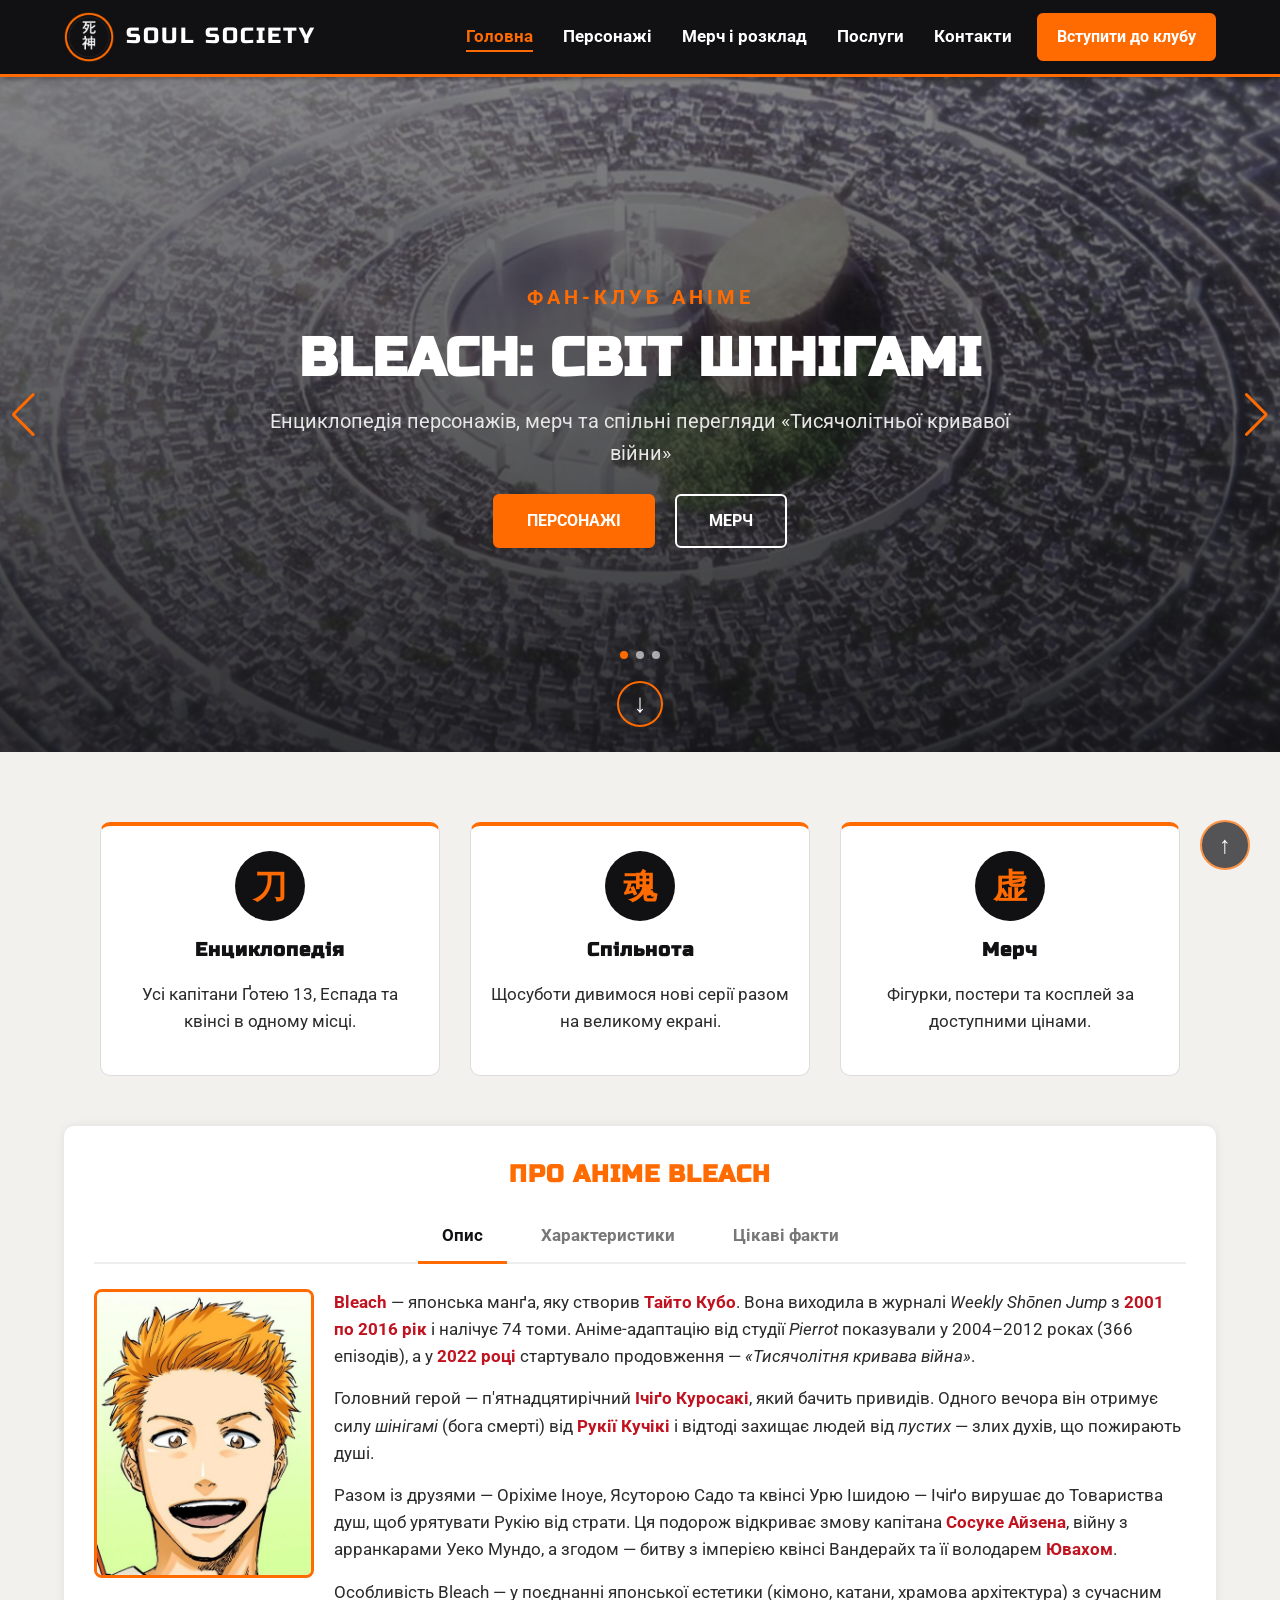
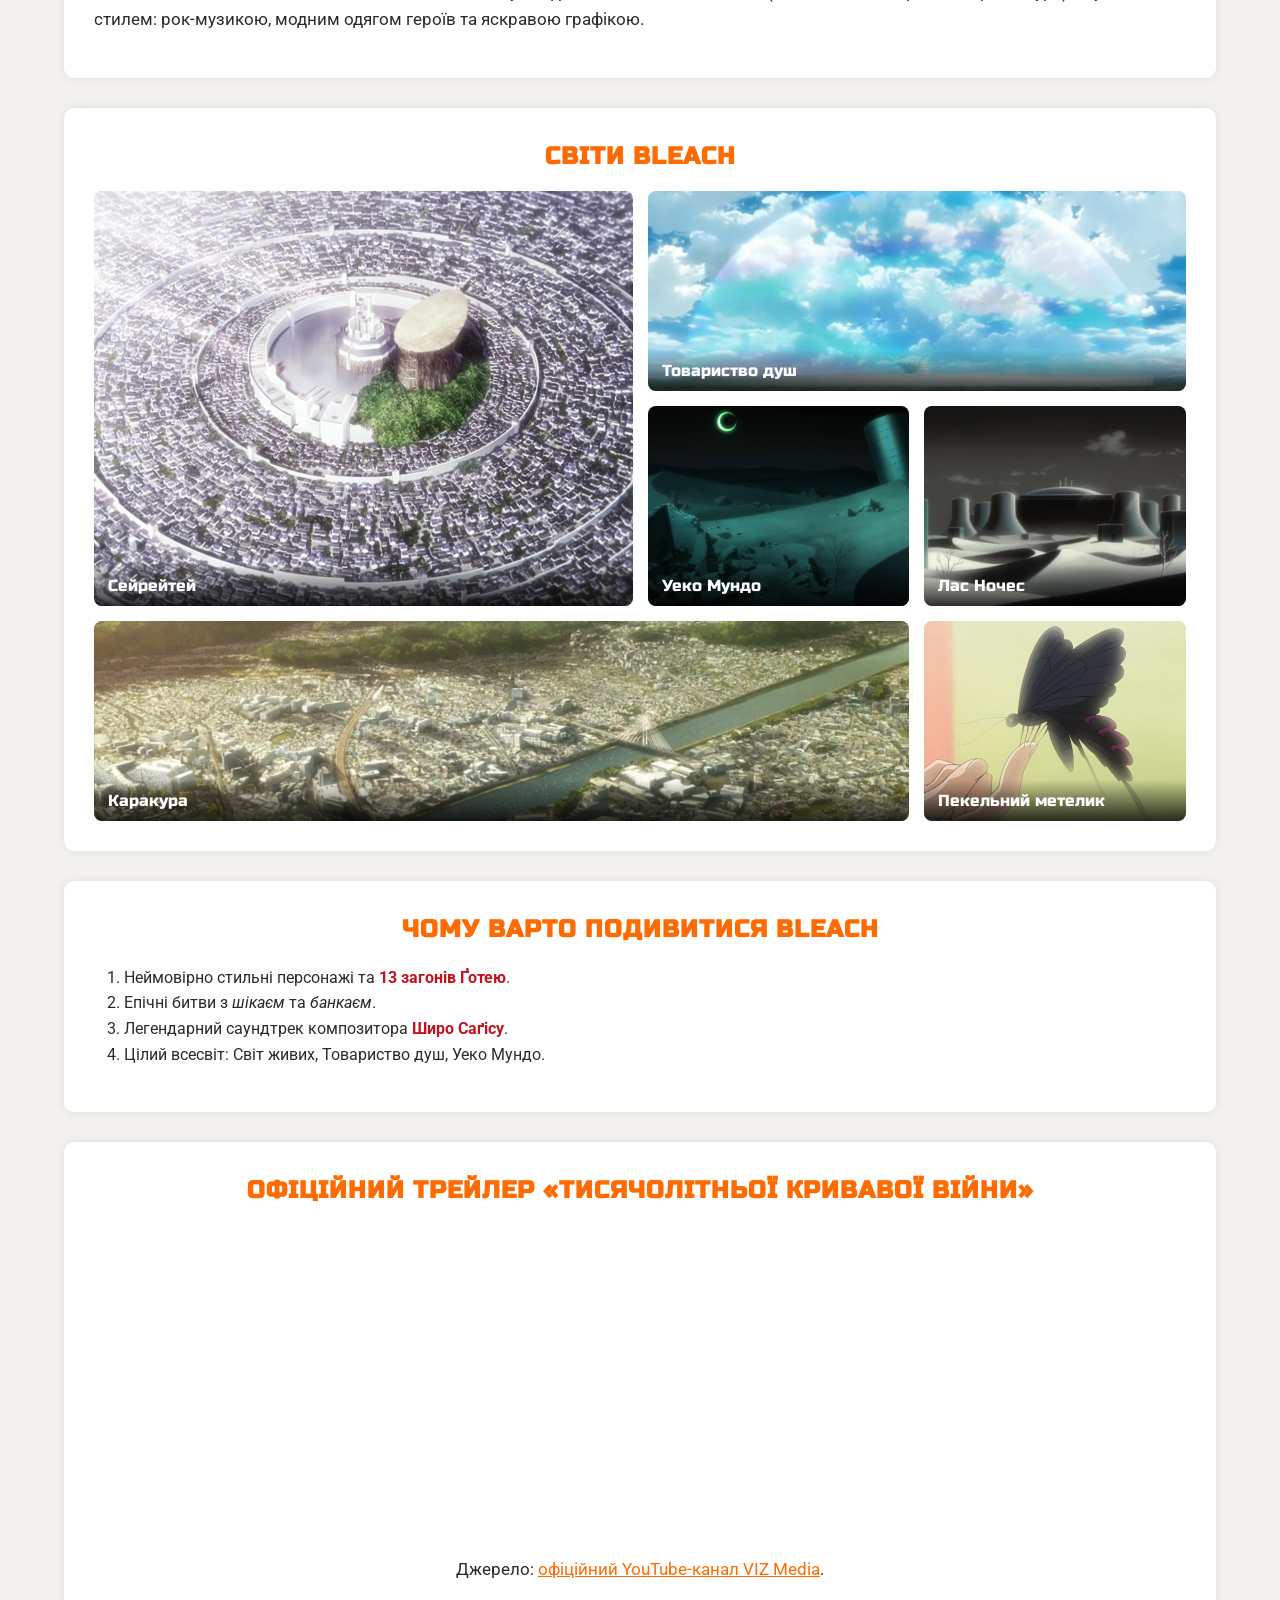
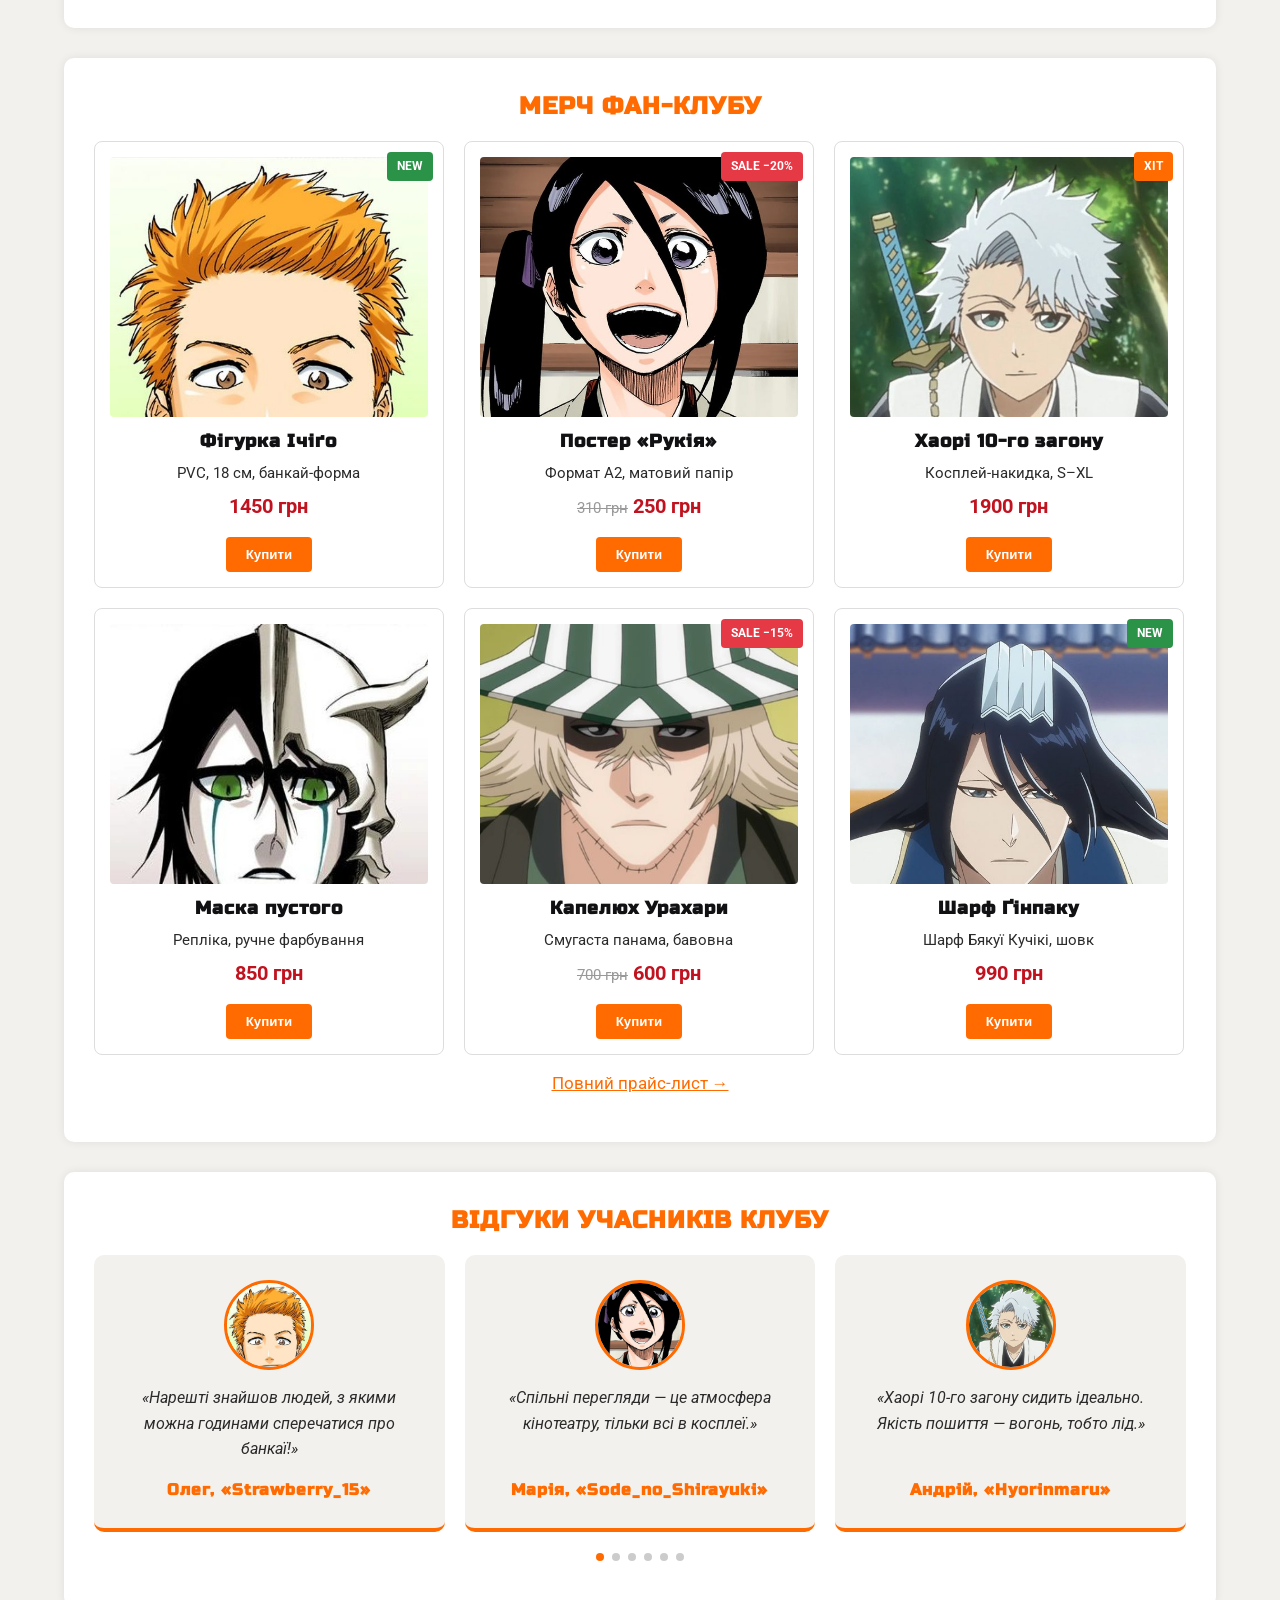
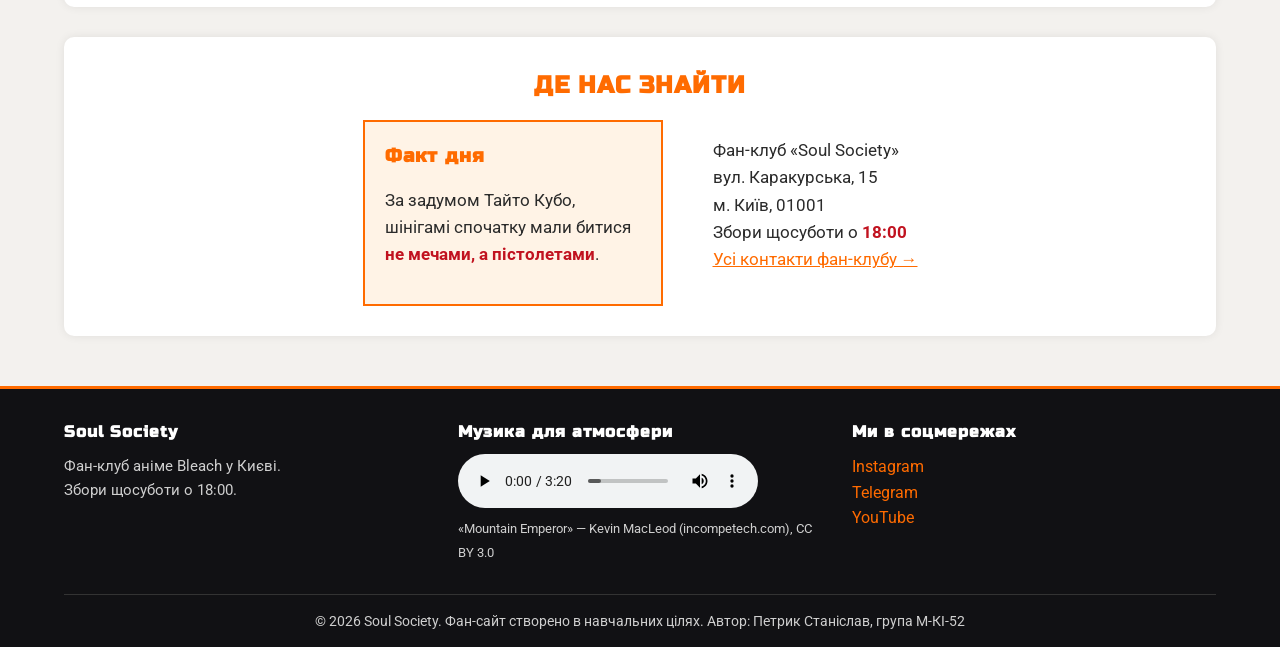
<file: index.html>
<!DOCTYPE html>
<html lang="uk">
<head>
    <meta charset="UTF-8">
    <meta name="viewport" content="width=device-width, initial-scale=1.0">
    <title>Soul Society — фан-сайт аніме Bleach</title>
    <link rel="icon" href="img/favicon.png" type="image/png">
    <link rel="preconnect" href="https://fonts.googleapis.com">
    <link rel="preconnect" href="https://fonts.gstatic.com" crossorigin>
    <link href="https://fonts.googleapis.com/css2?family=Roboto:wght@400;700&family=Russo+One&display=swap" rel="stylesheet">
    <link rel="stylesheet" href="https://cdn.jsdelivr.net/npm/swiper@11/swiper-bundle.min.css">
    <link rel="stylesheet" href="style.css">
</head>
<body>
    <div class="wrapper">
    <header class="main-header" id="top">
        <a href="index.html" class="logo">
            <img src="img/logo.png" alt="Логотип фан-клубу Soul Society — ієрогліфи «шінігамі»" width="50">
            <span>Soul Society</span>
        </a>
        <nav class="main-nav">
            <ul>
                <li><a href="index.html" class="active">Головна</a></li>
                <li><a href="characters.html">Персонажі</a></li>
                <li><a href="price.html">Мерч і розклад</a></li>
                <li><a href="services.html">Послуги</a></li>
                <li><a href="contacts.html">Контакти</a></li>
            </ul>
        </nav>
        <button id="open-modal-btn" class="btn-header">Вступити до клубу</button>
        <button class="hamburger" aria-label="Меню">
            <span class="bar"></span>
            <span class="bar"></span>
            <span class="bar"></span>
        </button>
    </header>

    <!-- Мобільне меню, що виїжджає збоку -->
    <nav class="mobile-menu">
        <a href="index.html" class="active">Головна</a>
        <a href="characters.html">Персонажі</a>
        <a href="price.html">Мерч і розклад</a>
        <a href="services.html">Послуги</a>
        <a href="contacts.html">Контакти</a>
    </nav>

    <main>
        <!-- Hero-слайдер (Swiper.js) -->
        <section class="hero">
            <div class="swiper heroSwiper">
                <div class="swiper-wrapper">
                    <div class="swiper-slide" style="background-image: url('img/seireitei.jpg');">
                        <div class="slide-content">
                            <p class="hero-kicker">Фан-клуб аніме</p>
                            <h1>Bleach: світ шінігамі</h1>
                            <p>Енциклопедія персонажів, мерч та спільні перегляди «Тисячолітньої кривавої війни»</p>
                            <div class="hero-buttons">
                                <a href="characters.html" class="btn">Персонажі</a>
                                <a href="#merch" class="btn btn-outline">Мерч</a>
                            </div>
                        </div>
                    </div>
                    <div class="swiper-slide" style="background-image: url('img/hueco-mundo.jpg');">
                        <div class="slide-content">
                            <p class="hero-kicker">Арка «Уеко Мундо»</p>
                            <h2>Пустеля вічної ночі</h2>
                            <p>Світ пустих та арранкарів, де Ічіґо кидає виклик Еспаді, щоб урятувати Оріхіме</p>
                        </div>
                    </div>
                    <div class="swiper-slide" style="background-image: url('img/karakura.jpg');">
                        <div class="slide-content">
                            <p class="hero-kicker">Місто Каракура</p>
                            <h2>Звідси все почалося</h2>
                            <p>Звичайне японське місто, де школяр Ічіґо Куросакі вперше зустрів Рукію</p>
                        </div>
                    </div>
                </div>

                <div class="swiper-button-next"></div>
                <div class="swiper-button-prev"></div>
                <div class="swiper-pagination"></div>
            </div>

            <!-- Анімована підказка «гортай униз» -->
            <a href="#features" class="scroll-down" aria-label="Гортати вниз">
                <span>↓</span>
            </a>
        </section>

        <div class="container">
            <!-- Переваги: три картки в ряд (Flexbox + gap) -->
            <section class="features" id="features">
                <div class="feature-card">
                    <span class="feature-icon">刀</span>
                    <h3>Енциклопедія</h3>
                    <p>Усі капітани Ґотею 13, Еспада та квінсі в одному місці.</p>
                </div>
                <div class="feature-card">
                    <span class="feature-icon">魂</span>
                    <h3>Спільнота</h3>
                    <p>Щосуботи дивимося нові серії разом на великому екрані.</p>
                </div>
                <div class="feature-card">
                    <span class="feature-icon">虚</span>
                    <h3>Мерч</h3>
                    <p>Фігурки, постери та косплей за доступними цінами.</p>
                </div>
            </section>

            <!-- Таби (вкладки) -->
            <section class="about-section tabs-container" id="about">
                <h2>Про аніме Bleach</h2>
                <div class="tabs-header">
                    <button class="tab-btn active" data-tab="desc">Опис</button>
                    <button class="tab-btn" data-tab="chars">Характеристики</button>
                    <button class="tab-btn" data-tab="facts">Цікаві факти</button>
                </div>

                <div class="tabs-body">
                <div id="desc" class="tab-content active">
                <p><img src="img/ichigo.jpg" alt="Ічіґо Куросакі — головний герой Bleach" class="float-img">
                    <strong>Bleach</strong> — японська манґа, яку створив <strong>Тайто Кубо</strong>.
                    Вона виходила в журналі <em>Weekly Shōnen Jump</em> з <strong>2001 по 2016 рік</strong>
                    і налічує 74 томи. Аніме-адаптацію від студії <em>Pierrot</em> показували у 2004–2012 роках
                    (366 епізодів), а у <strong>2022 році</strong> стартувало продовження —
                    <em>«Тисячолітня кривава війна»</em>.</p>
                <p>Головний герой — п'ятнадцятирічний <strong>Ічіґо Куросакі</strong>, який бачить привидів.
                    Одного вечора він отримує силу <em>шінігамі</em> (бога смерті) від <strong>Рукії Кучікі</strong>
                    і відтоді захищає людей від <em>пустих</em> — злих духів, що пожирають душі.</p>
                <p>Разом із друзями — Оріхіме Іноуе, Ясуторою Садо та квінсі Урю Ішидою — Ічіґо вирушає
                    до Товариства душ, щоб урятувати Рукію від страти. Ця подорож відкриває змову капітана
                    <strong>Сосуке Айзена</strong>, війну з арранкарами Уеко Мундо, а згодом — битву з
                    імперією квінсі Вандерайх та її володарем <strong>Ювахом</strong>.</p>
                <p>Особливість Bleach — у поєднанні японської естетики (кімоно, катани, храмова архітектура)
                    з сучасним стилем: рок-музикою, модним одягом героїв та яскравою графікою.</p>
                <div class="clearfix"></div>
                </div>

                <div id="chars" class="tab-content">
                    <table class="specs">
                        <tr><th>Автор манґи</th><td>Тайто Кубо</td></tr>
                        <tr><th>Журнал</th><td>Weekly Shōnen Jump (Shueisha)</td></tr>
                        <tr><th>Роки виходу манґи</th><td>2001 – 2016, 74 томи</td></tr>
                        <tr><th>Студія аніме</th><td>Pierrot</td></tr>
                        <tr><th>Перший сезон</th><td>2004 – 2012, 366 епізодів</td></tr>
                        <tr><th>Продовження</th><td>«Тисячолітня кривава війна» (з 2022 року)</td></tr>
                        <tr><th>Композитор</th><td>Широ Саґісу</td></tr>
                        <tr><th>Жанр</th><td>Сьонен, екшн, надприродне, пригоди</td></tr>
                    </table>
                </div>

                <div id="facts" class="tab-content">
                    <ul class="facts-list">
                        <li>За задумом Тайто Кубо, шінігамі спочатку мали битися <strong>не мечами, а пістолетами</strong>.</li>
                        <li>Спочатку Кубо хотів назвати манґу «Black» — за кольором одягу шінігамі, але обрав «Bleach» (англ. «відбілювач»), що асоціюється з білим.</li>
                        <li>Кожен том манґи відкривається коротким віршем від автора.</li>
                        <li>Після 10-річної перерви аніме повернулося у 2022 році, щоб екранізувати фінальну арку.</li>
                    </ul>
                </div>
                </div>
            </section>

            <!-- Галерея на CSS Grid (bento-сітка) -->
            <section class="about-section">
                <h2 id="gallery">Світи Bleach</h2>
                <div class="gallery">
                    <div class="gallery-item item-1">
                        <img src="img/seireitei.jpg" alt="Сейрейтей — місто шінігамі">
                        <span class="gallery-caption">Сейрейтей</span>
                    </div>
                    <div class="gallery-item item-2">
                        <img src="img/soul-society.jpg" alt="Небо над Товариством душ">
                        <span class="gallery-caption">Товариство душ</span>
                    </div>
                    <div class="gallery-item item-3">
                        <img src="img/hueco-mundo.jpg" alt="Пустеля Уеко Мундо">
                        <span class="gallery-caption">Уеко Мундо</span>
                    </div>
                    <div class="gallery-item item-4">
                        <img src="img/las-noches.jpg" alt="Палац Лас Ночес">
                        <span class="gallery-caption">Лас Ночес</span>
                    </div>
                    <div class="gallery-item item-5">
                        <img src="img/karakura.jpg" alt="Панорама міста Каракура">
                        <span class="gallery-caption">Каракура</span>
                    </div>
                    <div class="gallery-item item-6">
                        <img src="img/hell-butterfly.jpg" alt="Пекельний метелик — посланець шінігамі">
                        <span class="gallery-caption">Пекельний метелик</span>
                    </div>
                </div>
            </section>

            <section class="about-section">
                <h2 id="advantages">Чому варто подивитися Bleach</h2>
                <ol>
                    <li>Неймовірно стильні персонажі та <strong>13 загонів Ґотею</strong>.</li>
                    <li>Епічні битви з <em>шікаєм</em> та <em>банкаєм</em>.</li>
                    <li>Легендарний саундтрек композитора <strong>Широ Саґісу</strong>.</li>
                    <li>Цілий всесвіт: Світ живих, Товариство душ, Уеко Мундо.</li>
                </ol>
            </section>

            <section class="about-section">
                <h2 id="trailer">Офіційний трейлер «Тисячолітньої кривавої війни»</h2>
                <div class="video">
                    <iframe width="560" height="315" src="https://www.youtube.com/embed/1sygUhb8Q2Y"
                        title="Official Trailer #1 | BLEACH: Thousand-Year Blood War | VIZ" frameborder="0"
                        allow="accelerometer; autoplay; clipboard-write; encrypted-media; gyroscope; picture-in-picture; web-share"
                        referrerpolicy="strict-origin-when-cross-origin" allowfullscreen></iframe>
                </div>
                <p class="center">Джерело: <a href="https://www.youtube.com/@vizmedia" target="_blank">офіційний YouTube-канал VIZ Media</a>.</p>
            </section>

            <!-- Каталог: flex-wrap -->
            <section class="about-section">
                <h2 id="merch">Мерч фан-клубу</h2>
                <div class="catalog">
                    <div class="product-item">
                        <span class="badge">New</span>
                        <img src="img/ichigo.jpg" alt="Фігурка Ічіґо Куросакі">
                        <h3>Фігурка Ічіґо</h3>
                        <p>PVC, 18 см, банкай-форма</p>
                        <p class="price">1450 грн</p>
                        <button>Купити</button>
                    </div>
                    <div class="product-item">
                        <span class="badge badge-sale">Sale −20%</span>
                        <img src="img/rukia.jpg" alt="Постер з Рукією Кучікі">
                        <h3>Постер «Рукія»</h3>
                        <p>Формат A2, матовий папір</p>
                        <p class="price"><s>310 грн</s> 250 грн</p>
                        <button>Купити</button>
                    </div>
                    <div class="product-item">
                        <span class="badge badge-hit">Хіт</span>
                        <img src="img/toshiro.jpg" alt="Хаорі капітана Тоширо Хіцуґаї">
                        <h3>Хаорі 10-го загону</h3>
                        <p>Косплей-накидка, S–XL</p>
                        <p class="price">1900 грн</p>
                        <button>Купити</button>
                    </div>
                    <div class="product-item">
                        <img src="img/ulquiorra.jpg" alt="Маска пустого в стилі Улькіорри">
                        <h3>Маска пустого</h3>
                        <p>Репліка, ручне фарбування</p>
                        <p class="price">850 грн</p>
                        <button>Купити</button>
                    </div>
                    <div class="product-item">
                        <span class="badge badge-sale">Sale −15%</span>
                        <img src="img/urahara.jpg" alt="Капелюх Кіске Урахари">
                        <h3>Капелюх Урахари</h3>
                        <p>Смугаста панама, бавовна</p>
                        <p class="price"><s>700 грн</s> 600 грн</p>
                        <button>Купити</button>
                    </div>
                    <div class="product-item">
                        <span class="badge">New</span>
                        <img src="img/byakuya.jpg" alt="Шарф Бякуї Кучікі">
                        <h3>Шарф Ґінпаку</h3>
                        <p>Шарф Бякуї Кучікі, шовк</p>
                        <p class="price">990 грн</p>
                        <button>Купити</button>
                    </div>
                </div>
                <p class="center"><a href="price.html">Повний прайс-лист →</a></p>
            </section>

            <!-- Відгуки: Swiper з breakpoints -->
            <section class="about-section">
                <h2 id="reviews">Відгуки учасників клубу</h2>
                <div class="swiper reviewsSwiper">
                    <div class="swiper-wrapper">
                        <div class="swiper-slide review">
                            <img src="img/ichigo.jpg" alt="Аватар" class="avatar">
                            <p>«Нарешті знайшов людей, з якими можна годинами сперечатися про банкаї!»</p>
                            <h4>Олег, «Strawberry_15»</h4>
                        </div>
                        <div class="swiper-slide review">
                            <img src="img/rukia.jpg" alt="Аватар" class="avatar">
                            <p>«Спільні перегляди — це атмосфера кінотеатру, тільки всі в косплеї.»</p>
                            <h4>Марія, «Sode_no_Shirayuki»</h4>
                        </div>
                        <div class="swiper-slide review">
                            <img src="img/toshiro.jpg" alt="Аватар" class="avatar">
                            <p>«Хаорі 10-го загону сидить ідеально. Якість пошиття — вогонь, тобто лід.»</p>
                            <h4>Андрій, «Hyorinmaru»</h4>
                        </div>
                        <div class="swiper-slide review">
                            <img src="img/kenpachi.jpg" alt="Аватар" class="avatar">
                            <p>«Вікторина про Ґотей 13 була складною, але я переміг. Хочу ще битв!»</p>
                            <h4>Дмитро, «Zaraki_11»</h4>
                        </div>
                        <div class="swiper-slide review">
                            <img src="img/orihime.jpg" alt="Аватар" class="avatar">
                            <p>«Дуже дружня спільнота, мене тут прийняли як рідну. Дякую!»</p>
                            <h4>Анна, «Shun_Shun_Rikka»</h4>
                        </div>
                        <div class="swiper-slide review">
                            <img src="img/urahara.jpg" alt="Аватар" class="avatar">
                            <p>«Капелюх Урахари — найкраща покупка року. Тепер я загадковий.»</p>
                            <h4>Ігор, «Benihime»</h4>
                        </div>
                    </div>
                    <div class="swiper-pagination"></div>
                </div>
            </section>

            <section class="about-section">
                <h2>Де нас знайти</h2>
                <div class="find-us">
                    <div class="card">
                        <h3>Факт дня</h3>
                        <p>За задумом Тайто Кубо, шінігамі спочатку мали битися <strong>не мечами, а пістолетами</strong>.</p>
                    </div>
                    <p>Фан-клуб «Soul Society»<br>
                        вул. Каракурська, 15<br>
                        м. Київ, 01001<br>
                        Збори щосуботи о <strong>18:00</strong><br>
                        <a href="contacts.html">Усі контакти фан-клубу →</a></p>
                </div>
            </section>
        </div>
    </main>

    <footer id="footer" class="main-footer">
        <div class="footer-cols">
            <div class="footer-col">
                <h4>Soul Society</h4>
                <p>Фан-клуб аніме Bleach у Києві.<br>Збори щосуботи о 18:00.</p>
            </div>
            <div class="footer-col">
                <h4>Музика для атмосфери</h4>
                <audio controls>
                    <source src="audio/mountain-emperor.mp3" type="audio/mpeg">
                    Ваш браузер не підтримує аудіо.
                </audio>
                <p><small>«Mountain Emperor» — Kevin MacLeod (incompetech.com), CC BY 3.0</small></p>
            </div>
            <div class="footer-col">
                <h4>Ми в соцмережах</h4>
                <ul>
                    <li><a href="https://instagram.com" target="_blank">Instagram</a></li>
                    <li><a href="https://t.me" target="_blank">Telegram</a></li>
                    <li><a href="https://www.youtube.com/@vizmedia" target="_blank">YouTube</a></li>
                </ul>
            </div>
        </div>
        <p class="copyright">&copy; 2026 Soul Society. Фан-сайт створено в навчальних цілях.
            Автор: Петрик Станіслав, група М-КІ-52</p>
    </footer>
    </div>

    <!-- Модальне вікно (ЛР15) -->
    <div class="modal-overlay" id="my-modal">
        <div class="modal-window" role="dialog" aria-modal="true" aria-labelledby="modal-title">
            <span class="close-modal" title="Закрити">&times;</span>
            <h2 id="modal-title">Залиште заявку</h2>
            <p>Заповніть форму — і ми зателефонуємо, щоб запросити вас на найближчий перегляд.</p>
            <form action="thanks.html" method="GET">
                <input type="text" name="name" placeholder="Ваше ім'я" required>
                <input type="tel" name="phone" placeholder="Ваш телефон" required>
                <select name="faction" aria-label="Фракція">
                    <option value="shinigami">Шінігамі</option>
                    <option value="quincy">Квінсі</option>
                    <option value="arrancar">Арранкар</option>
                </select>
                <button type="submit">Надіслати</button>
            </form>
        </div>
    </div>

    <a href="#" class="back-to-top" title="Вгору">↑</a>

    <script src="https://cdn.jsdelivr.net/npm/swiper@11/swiper-bundle.min.js"></script>
    <script src="script.js"></script>
</body>
</html>
</file>
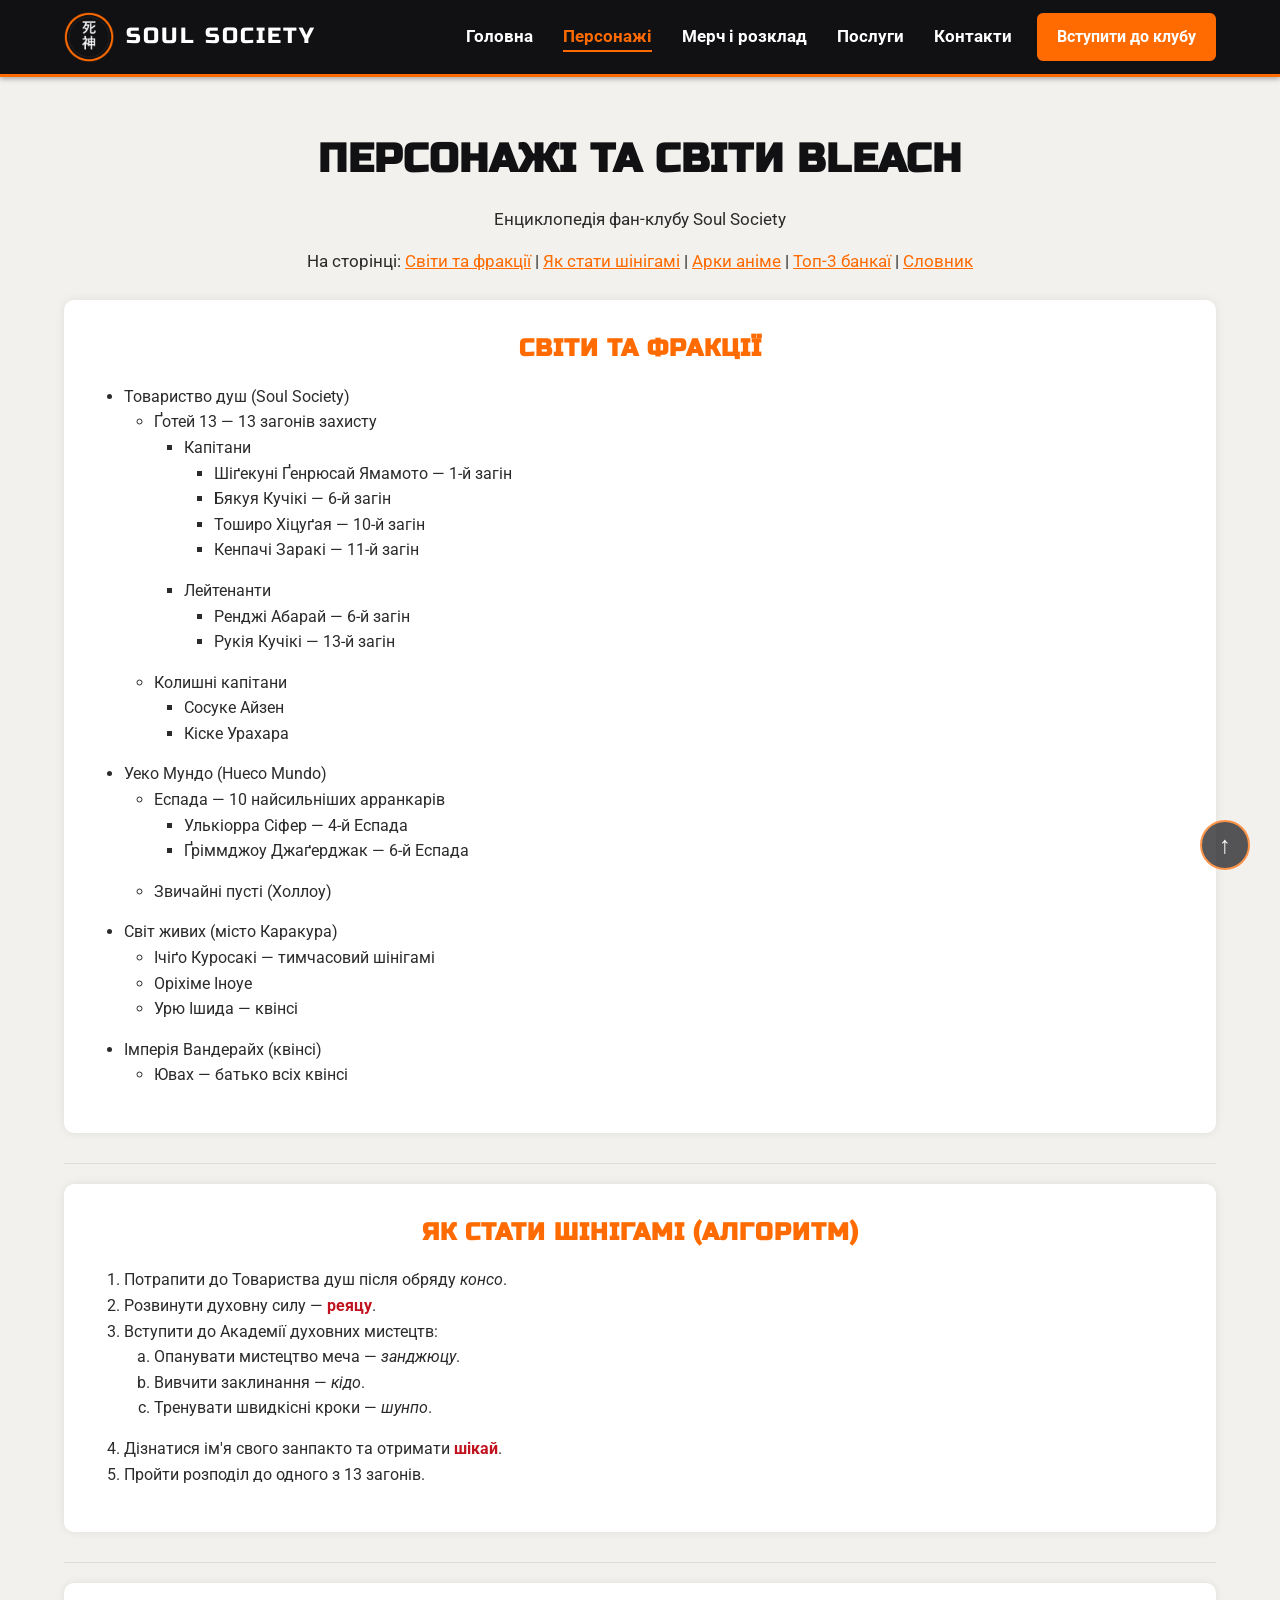
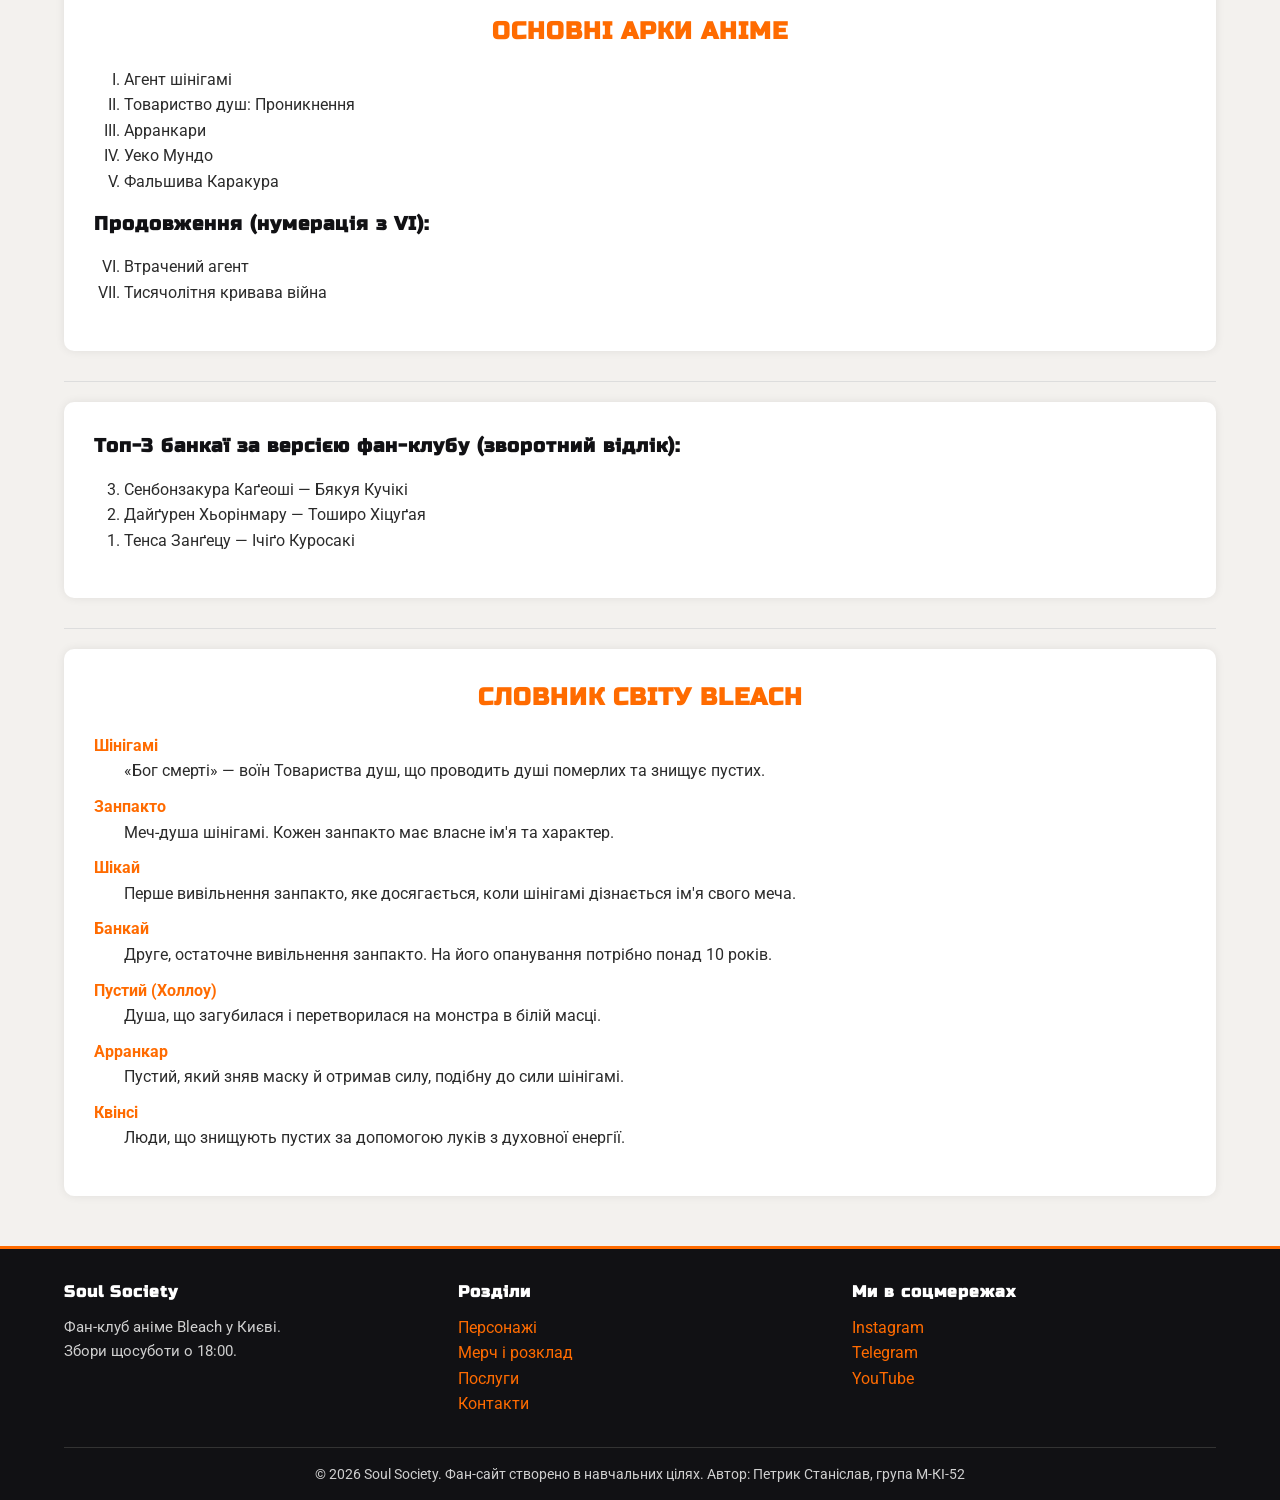
<file: characters.html>
<!DOCTYPE html>
<html lang="uk">
<head>
    <meta charset="UTF-8">
    <meta name="viewport" content="width=device-width, initial-scale=1.0">
    <title>Персонажі та світи — Soul Society</title>
    <link rel="icon" href="img/favicon.png" type="image/png">
    <link rel="preconnect" href="https://fonts.googleapis.com">
    <link rel="preconnect" href="https://fonts.gstatic.com" crossorigin>
    <link href="https://fonts.googleapis.com/css2?family=Roboto:wght@400;700&family=Russo+One&display=swap" rel="stylesheet">
    <link rel="stylesheet" href="style.css">
</head>
<body>
    <div class="wrapper">
    <header class="main-header" id="top">
        <a href="index.html" class="logo">
            <img src="img/logo.png" alt="Логотип фан-клубу Soul Society — ієрогліфи «шінігамі»" width="50">
            <span>Soul Society</span>
        </a>
        <nav class="main-nav">
            <ul>
                <li><a href="index.html">Головна</a></li>
                <li><a href="characters.html" class="active">Персонажі</a></li>
                <li><a href="price.html">Мерч і розклад</a></li>
                <li><a href="services.html">Послуги</a></li>
                <li><a href="contacts.html">Контакти</a></li>
            </ul>
        </nav>
        <button id="open-modal-btn" class="btn-header">Вступити до клубу</button>
        <button class="hamburger" aria-label="Меню">
            <span class="bar"></span>
            <span class="bar"></span>
            <span class="bar"></span>
        </button>
    </header>

    <!-- Мобільне меню, що виїжджає збоку -->
    <nav class="mobile-menu">
        <a href="index.html">Головна</a>
        <a href="characters.html" class="active">Персонажі</a>
        <a href="price.html">Мерч і розклад</a>
        <a href="services.html">Послуги</a>
        <a href="contacts.html">Контакти</a>
    </nav>
    <main class="container">
        <section class="page-title">
            <h1>Персонажі та світи Bleach</h1>
            <p>Енциклопедія фан-клубу Soul Society</p>
            <p>На сторінці: <a href="#worlds">Світи та фракції</a> | <a href="#howto">Як стати шінігамі</a> |
            <a href="#arcs">Арки аніме</a> | <a href="#top3">Топ-3 банкаї</a> | <a href="#glossary">Словник</a></p>
        </section>

        <!-- 1. Вкладений (багаторівневий) список -->
        <section class="about-section">
            <h2 id="worlds">Світи та фракції</h2>
            <ul>
                <li>Товариство душ (Soul Society)
                    <ul>
                        <li>Ґотей 13 — 13 загонів захисту
                            <ul>
                                <li>Капітани
                                    <ul>
                                        <li>Шіґекуні Ґенрюсай Ямамото — 1-й загін</li>
                                        <li>Бякуя Кучікі — 6-й загін</li>
                                        <li>Тоширо Хіцуґая — 10-й загін</li>
                                        <li>Кенпачі Заракі — 11-й загін</li>
                                    </ul>
                                </li>
                                <li>Лейтенанти
                                    <ul>
                                        <li>Ренджі Абарай — 6-й загін</li>
                                        <li>Рукія Кучікі — 13-й загін</li>
                                    </ul>
                                </li>
                            </ul>
                        </li>
                        <li>Колишні капітани
                            <ul>
                                <li>Сосуке Айзен</li>
                                <li>Кіске Урахара</li>
                            </ul>
                        </li>
                    </ul>
                </li>
                <li>Уеко Мундо (Hueco Mundo)
                    <ul>
                        <li>Еспада — 10 найсильніших арранкарів
                            <ul>
                                <li>Улькіорра Сіфер — 4-й Еспада</li>
                                <li>Ґріммджоу Джаґерджак — 6-й Еспада</li>
                            </ul>
                        </li>
                        <li>Звичайні пусті (Холлоу)</li>
                    </ul>
                </li>
                <li>Світ живих (місто Каракура)
                    <ul>
                        <li>Ічіґо Куросакі — тимчасовий шінігамі</li>
                        <li>Оріхіме Іноуе</li>
                        <li>Урю Ішида — квінсі</li>
                    </ul>
                </li>
                <li>Імперія Вандерайх (квінсі)
                    <ul>
                        <li>Ювах — батько всіх квінсі</li>
                    </ul>
                </li>
            </ul>
        </section>

        <hr>

        <!-- 2. Нумерований список з підсписком type="a" -->
        <section class="about-section">
            <h2 id="howto">Як стати шінігамі (Алгоритм)</h2>
            <ol>
                <li>Потрапити до Товариства душ після обряду <em>консо</em>.</li>
                <li>Розвинути духовну силу — <strong>реяцу</strong>.</li>
                <li>Вступити до Академії духовних мистецтв:
                    <ol type="a">
                        <li>Опанувати мистецтво меча — <em>занджюцу</em>.</li>
                        <li>Вивчити заклинання — <em>кідо</em>.</li>
                        <li>Тренувати швидкісні кроки — <em>шунпо</em>.</li>
                    </ol>
                </li>
                <li>Дізнатися ім'я свого занпакто та отримати <strong>шікай</strong>.</li>
                <li>Пройти розподіл до одного з 13 загонів.</li>
            </ol>
        </section>

        <hr>

        <!-- 3. Римська нумерація та start -->
        <section class="about-section">
            <h2 id="arcs">Основні арки аніме</h2>
            <ol type="I">
                <li>Агент шінігамі</li>
                <li>Товариство душ: Проникнення</li>
                <li>Арранкари</li>
                <li>Уеко Мундо</li>
                <li>Фальшива Каракура</li>
            </ol>
            <h3>Продовження (нумерація з VI):</h3>
            <ol type="I" start="6">
                <li>Втрачений агент</li>
                <li>Тисячолітня кривава війна</li>
            </ol>
        </section>

        <hr>

        <!-- 4. Зворотна нумерація -->
        <section class="about-section">
            <h3 id="top3">Топ-3 банкаї за версією фан-клубу (зворотний відлік):</h3>
            <ol reversed start="3">
                <li>Сенбонзакура Каґеоші — Бякуя Кучікі</li>
                <li>Дайґурен Хьорінмару — Тоширо Хіцуґая</li>
                <li>Тенса Занґецу — Ічіґо Куросакі</li>
            </ol>
        </section>

        <hr>

        <!-- 5. Список визначень -->
        <section class="about-section">
            <h2 id="glossary">Словник світу Bleach</h2>
            <dl>
                <dt>Шінігамі</dt>
                <dd>«Бог смерті» — воїн Товариства душ, що проводить душі померлих та знищує пустих.</dd>

                <dt>Занпакто</dt>
                <dd>Меч-душа шінігамі. Кожен занпакто має власне ім'я та характер.</dd>

                <dt>Шікай</dt>
                <dd>Перше вивільнення занпакто, яке досягається, коли шінігамі дізнається ім'я свого меча.</dd>

                <dt>Банкай</dt>
                <dd>Друге, остаточне вивільнення занпакто. На його опанування потрібно понад 10 років.</dd>

                <dt>Пустий (Холлоу)</dt>
                <dd>Душа, що загубилася і перетворилася на монстра в білій масці.</dd>

                <dt>Арранкар</dt>
                <dd>Пустий, який зняв маску й отримав силу, подібну до сили шінігамі.</dd>

                <dt>Квінсі</dt>
                <dd>Люди, що знищують пустих за допомогою луків з духовної енергії.</dd>
            </dl>
        </section>
    </main>


    <footer id="footer" class="main-footer">
        <div class="footer-cols">
            <div class="footer-col">
                <h4>Soul Society</h4>
                <p>Фан-клуб аніме Bleach у Києві.<br>Збори щосуботи о 18:00.</p>
            </div>
            <div class="footer-col">
                <h4>Розділи</h4>
                <ul>
                    <li><a href="characters.html">Персонажі</a></li>
                    <li><a href="price.html">Мерч і розклад</a></li>
                <li><a href="services.html">Послуги</a></li>
                    <li><a href="contacts.html">Контакти</a></li>
                </ul>
            </div>
            <div class="footer-col">
                <h4>Ми в соцмережах</h4>
                <ul>
                    <li><a href="https://instagram.com" target="_blank">Instagram</a></li>
                    <li><a href="https://t.me" target="_blank">Telegram</a></li>
                    <li><a href="https://www.youtube.com/@vizmedia" target="_blank">YouTube</a></li>
                </ul>
            </div>
        </div>
        <p class="copyright">&copy; 2026 Soul Society. Фан-сайт створено в навчальних цілях.
            Автор: Петрик Станіслав, група М-КІ-52</p>
    </footer>
    </div>
    <!-- Модальне вікно (ЛР15) -->
    <div class="modal-overlay" id="my-modal">
        <div class="modal-window" role="dialog" aria-modal="true" aria-labelledby="modal-title">
            <span class="close-modal" title="Закрити">&times;</span>
            <h2 id="modal-title">Залиште заявку</h2>
            <p>Заповніть форму — і ми зателефонуємо, щоб запросити вас на найближчий перегляд.</p>
            <form action="thanks.html" method="GET">
                <input type="text" name="name" placeholder="Ваше ім'я" required>
                <input type="tel" name="phone" placeholder="Ваш телефон" required>
                <select name="faction" aria-label="Фракція">
                    <option value="shinigami">Шінігамі</option>
                    <option value="quincy">Квінсі</option>
                    <option value="arrancar">Арранкар</option>
                </select>
                <button type="submit">Надіслати</button>
            </form>
        </div>
    </div>

    <a href="#" class="back-to-top" title="Вгору">↑</a>

    <script src="script.js"></script>
</body>
</html>
</file>
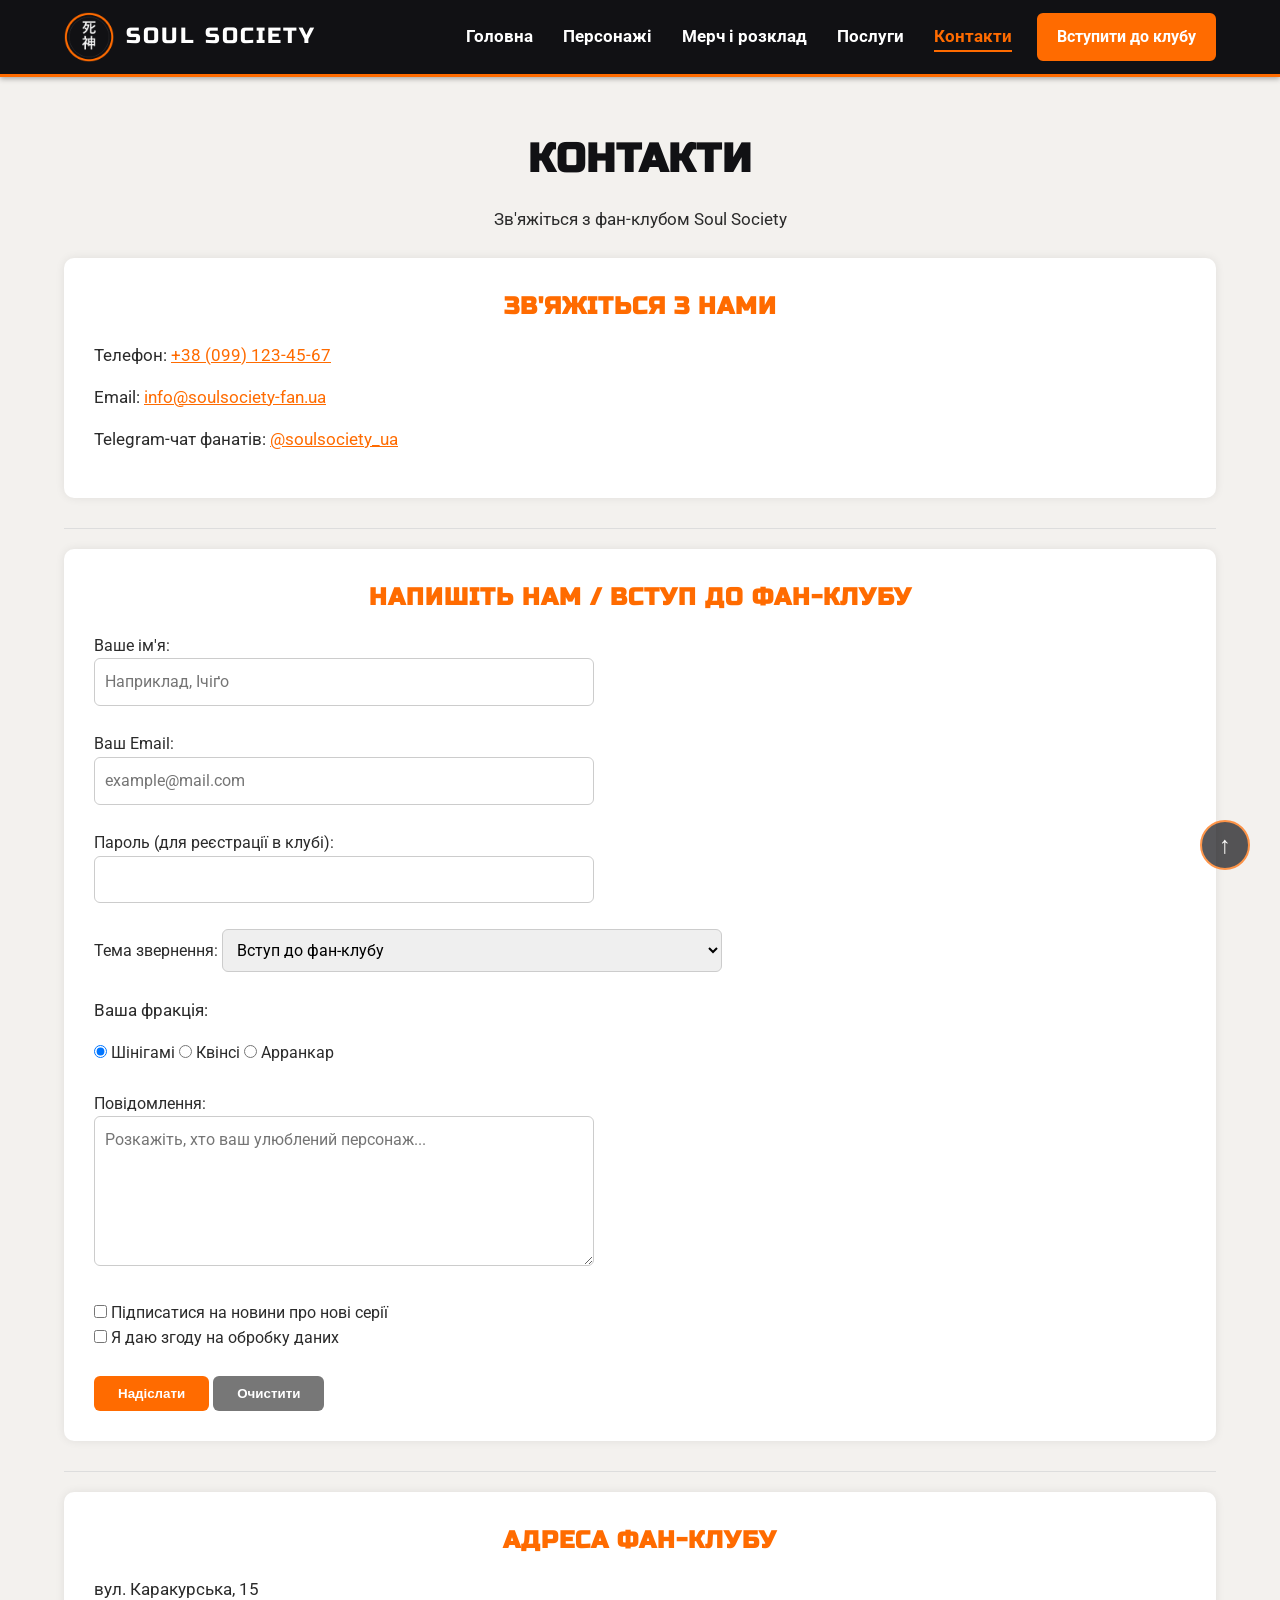
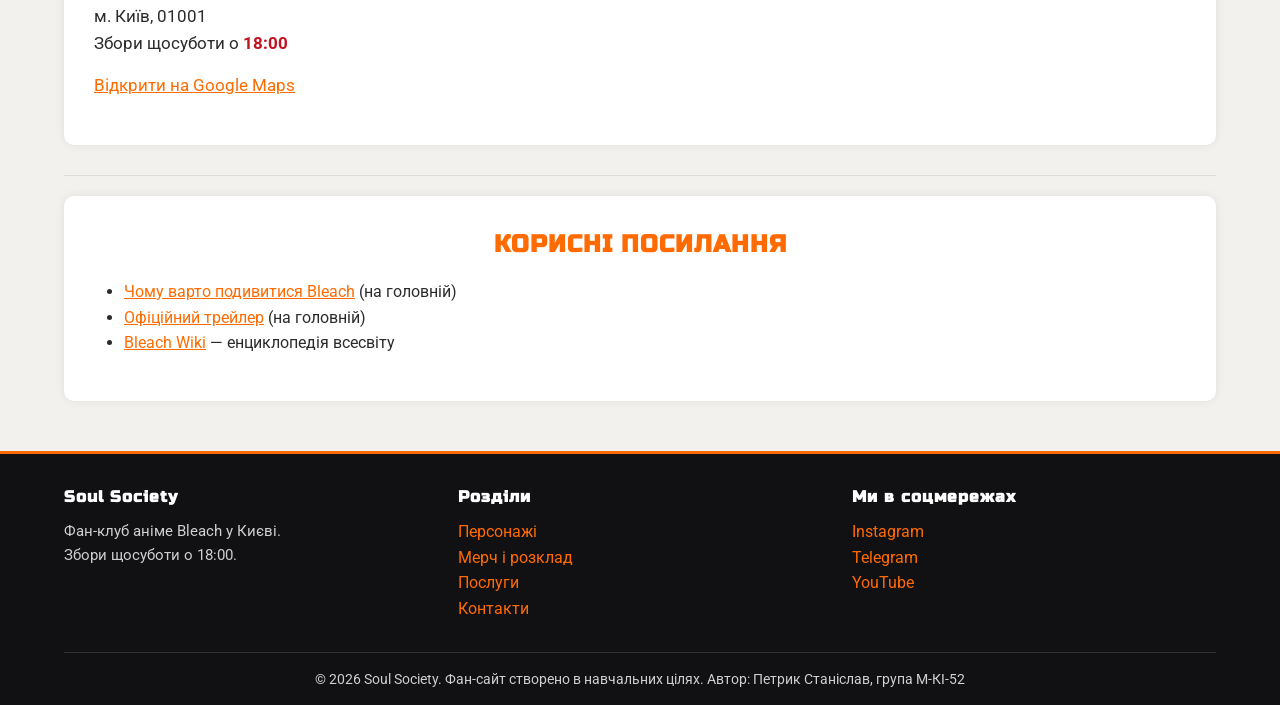
<file: contacts.html>
<!DOCTYPE html>
<html lang="uk">
<head>
    <meta charset="UTF-8">
    <meta name="viewport" content="width=device-width, initial-scale=1.0">
    <title>Контакти — Soul Society</title>
    <link rel="icon" href="img/favicon.png" type="image/png">
    <link rel="preconnect" href="https://fonts.googleapis.com">
    <link rel="preconnect" href="https://fonts.gstatic.com" crossorigin>
    <link href="https://fonts.googleapis.com/css2?family=Roboto:wght@400;700&family=Russo+One&display=swap" rel="stylesheet">
    <link rel="stylesheet" href="style.css">
</head>
<body>
    <div class="wrapper">
    <header class="main-header" id="top">
        <a href="index.html" class="logo">
            <img src="img/logo.png" alt="Логотип фан-клубу Soul Society — ієрогліфи «шінігамі»" width="50">
            <span>Soul Society</span>
        </a>
        <nav class="main-nav">
            <ul>
                <li><a href="index.html">Головна</a></li>
                <li><a href="characters.html">Персонажі</a></li>
                <li><a href="price.html">Мерч і розклад</a></li>
                <li><a href="services.html">Послуги</a></li>
                <li><a href="contacts.html" class="active">Контакти</a></li>
            </ul>
        </nav>
        <button id="open-modal-btn" class="btn-header">Вступити до клубу</button>
        <button class="hamburger" aria-label="Меню">
            <span class="bar"></span>
            <span class="bar"></span>
            <span class="bar"></span>
        </button>
    </header>

    <!-- Мобільне меню, що виїжджає збоку -->
    <nav class="mobile-menu">
        <a href="index.html">Головна</a>
        <a href="characters.html">Персонажі</a>
        <a href="price.html">Мерч і розклад</a>
        <a href="services.html">Послуги</a>
        <a href="contacts.html" class="active">Контакти</a>
    </nav>
    <main class="container">
        <section class="page-title">
            <h1>Контакти</h1>
            <p>Зв'яжіться з фан-клубом Soul Society</p>
        </section>

        <section class="about-section">
            <h2>Зв'яжіться з нами</h2>
            <p>
                Телефон: <a href="tel:+380991234567">+38 (099) 123-45-67</a>
            </p>
            <p>
                Email: <a href="mailto:info@soulsociety-fan.ua">info@soulsociety-fan.ua</a>
            </p>
            <p>
                Telegram-чат фанатів: <a href="https://t.me" target="_blank">@soulsociety_ua</a>
            </p>
        </section>

        <hr>

        <section class="about-section">
            <h2>Напишіть нам / Вступ до фан-клубу</h2>
            <form action="#" method="POST">

                <div>
                    <label for="username">Ваше ім'я:</label><br>
                    <input type="text" id="username" name="username" placeholder="Наприклад, Ічіґо" required>
                </div>
                <br>

                <div>
                    <label for="useremail">Ваш Email:</label><br>
                    <input type="email" id="useremail" name="useremail" placeholder="example@mail.com" required>
                </div>
                <br>

                <div>
                    <label for="userpass">Пароль (для реєстрації в клубі):</label><br>
                    <input type="password" id="userpass" name="password" minlength="6">
                </div>
                <br>

                <div>
                    <label for="topic">Тема звернення:</label>
                    <select id="topic" name="topic">
                        <option value="join">Вступ до фан-клубу</option>
                        <option value="merch">Замовлення мерчу</option>
                        <option value="cosplay">Косплей-фестиваль</option>
                        <option value="other">Інше</option>
                    </select>
                </div>
                <br>

                <div>
                    <p>Ваша фракція:</p>
                    <input type="radio" id="shinigami" name="faction" value="shinigami" checked>
                    <label for="shinigami">Шінігамі</label>

                    <input type="radio" id="quincy" name="faction" value="quincy">
                    <label for="quincy">Квінсі</label>

                    <input type="radio" id="arrancar" name="faction" value="arrancar">
                    <label for="arrancar">Арранкар</label>
                </div>
                <br>

                <div>
                    <label for="message">Повідомлення:</label><br>
                    <textarea id="message" name="message" rows="5" cols="40"
                        placeholder="Розкажіть, хто ваш улюблений персонаж..."></textarea>
                </div>
                <br>

                <div>
                    <input type="checkbox" id="news" name="news" value="yes">
                    <label for="news">Підписатися на новини про нові серії</label>
                </div>
                <div>
                    <input type="checkbox" id="agree" name="agree" required>
                    <label for="agree">Я даю згоду на обробку даних</label>
                </div>
                <br>

                <button type="submit">Надіслати</button>
                <button type="reset">Очистити</button>
            </form>
        </section>

        <hr>

        <section class="about-section">
            <h2>Адреса фан-клубу</h2>
            <p>вул. Каракурська, 15<br>
                м. Київ, 01001<br>
                Збори щосуботи о <strong>18:00</strong></p>
            <p><a href="https://www.google.com/maps/search/Київ" target="_blank">Відкрити на Google Maps</a></p>
        </section>

        <hr>

        <section class="about-section">
            <h2>Корисні посилання</h2>
            <ul>
                <li><a href="index.html#advantages">Чому варто подивитися Bleach</a> (на головній)</li>
                <li><a href="index.html#trailer">Офіційний трейлер</a> (на головній)</li>
                <li><a href="https://bleach.fandom.com" target="_blank">Bleach Wiki</a> — енциклопедія всесвіту</li>
            </ul>
        </section>
    </main>


    <footer id="footer" class="main-footer">
        <div class="footer-cols">
            <div class="footer-col">
                <h4>Soul Society</h4>
                <p>Фан-клуб аніме Bleach у Києві.<br>Збори щосуботи о 18:00.</p>
            </div>
            <div class="footer-col">
                <h4>Розділи</h4>
                <ul>
                    <li><a href="characters.html">Персонажі</a></li>
                    <li><a href="price.html">Мерч і розклад</a></li>
                <li><a href="services.html">Послуги</a></li>
                    <li><a href="contacts.html">Контакти</a></li>
                </ul>
            </div>
            <div class="footer-col">
                <h4>Ми в соцмережах</h4>
                <ul>
                    <li><a href="https://instagram.com" target="_blank">Instagram</a></li>
                    <li><a href="https://t.me" target="_blank">Telegram</a></li>
                    <li><a href="https://www.youtube.com/@vizmedia" target="_blank">YouTube</a></li>
                </ul>
            </div>
        </div>
        <p class="copyright">&copy; 2026 Soul Society. Фан-сайт створено в навчальних цілях.
            Автор: Петрик Станіслав, група М-КІ-52</p>
    </footer>
    </div>
    <!-- Модальне вікно (ЛР15) -->
    <div class="modal-overlay" id="my-modal">
        <div class="modal-window" role="dialog" aria-modal="true" aria-labelledby="modal-title">
            <span class="close-modal" title="Закрити">&times;</span>
            <h2 id="modal-title">Залиште заявку</h2>
            <p>Заповніть форму — і ми зателефонуємо, щоб запросити вас на найближчий перегляд.</p>
            <form action="thanks.html" method="GET">
                <input type="text" name="name" placeholder="Ваше ім'я" required>
                <input type="tel" name="phone" placeholder="Ваш телефон" required>
                <select name="faction" aria-label="Фракція">
                    <option value="shinigami">Шінігамі</option>
                    <option value="quincy">Квінсі</option>
                    <option value="arrancar">Арранкар</option>
                </select>
                <button type="submit">Надіслати</button>
            </form>
        </div>
    </div>

    <a href="#" class="back-to-top" title="Вгору">↑</a>

    <script src="script.js"></script>
</body>
</html>
</file>
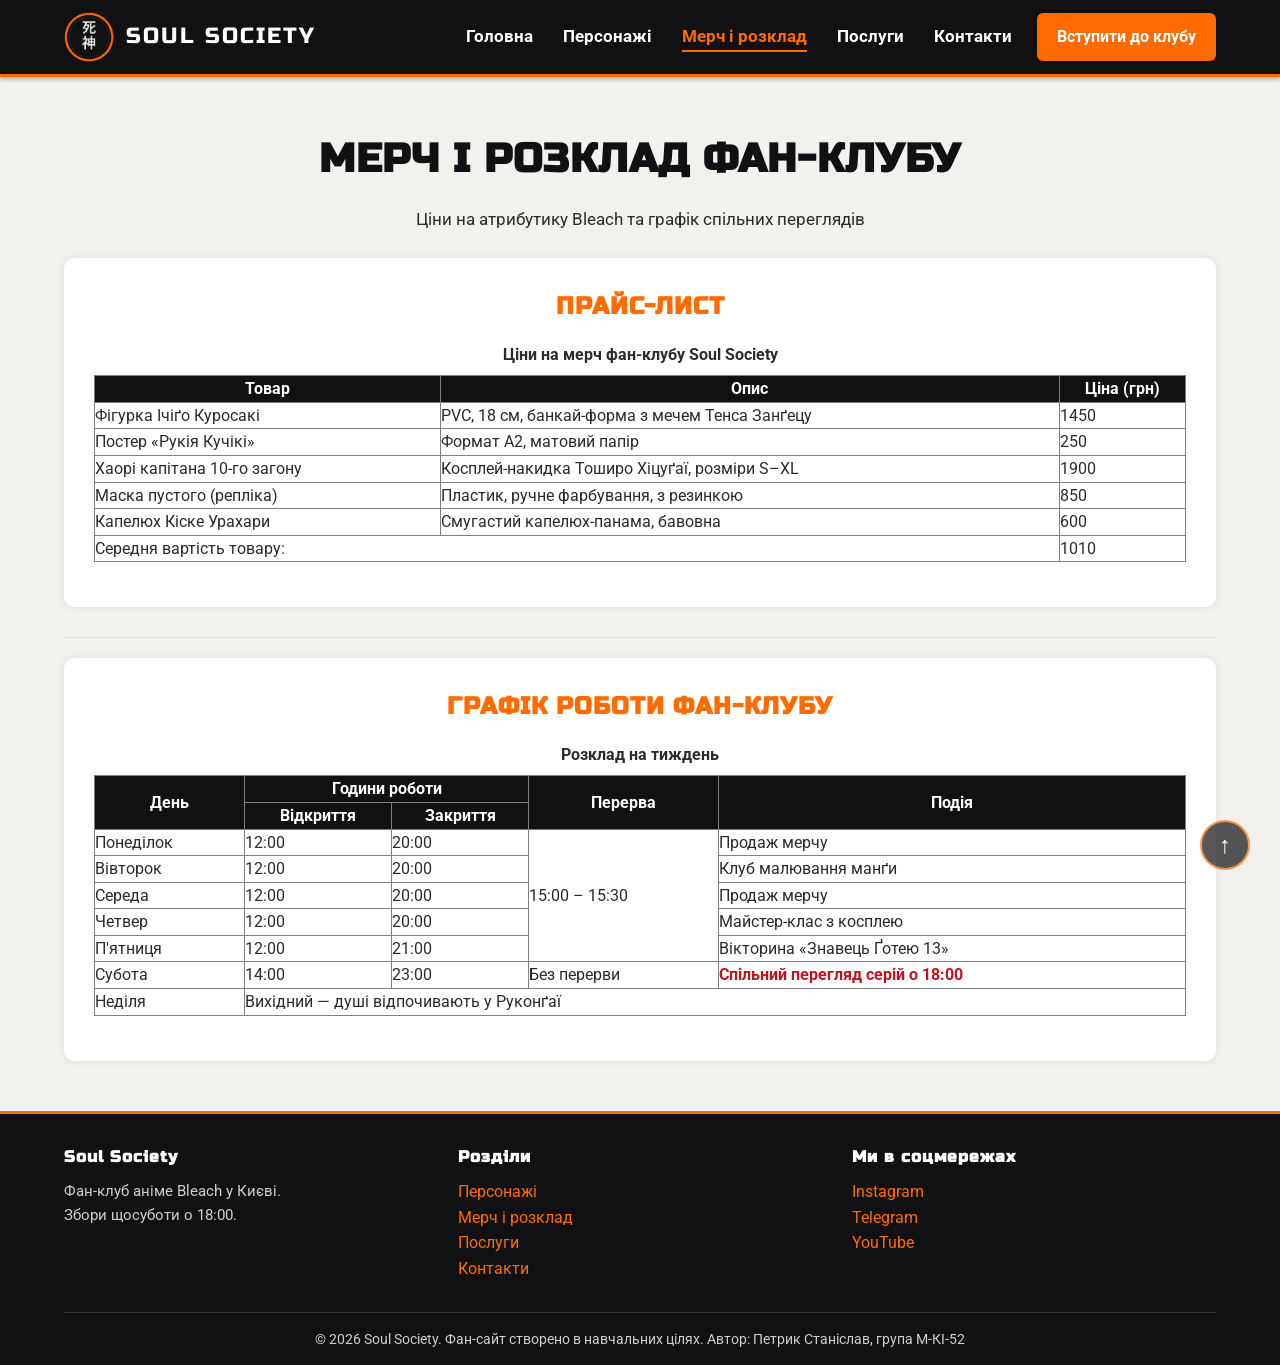
<file: price.html>
<!DOCTYPE html>
<html lang="uk">
<head>
    <meta charset="UTF-8">
    <meta name="viewport" content="width=device-width, initial-scale=1.0">
    <title>Мерч і розклад — Soul Society</title>
    <link rel="icon" href="img/favicon.png" type="image/png">
    <link rel="preconnect" href="https://fonts.googleapis.com">
    <link rel="preconnect" href="https://fonts.gstatic.com" crossorigin>
    <link href="https://fonts.googleapis.com/css2?family=Roboto:wght@400;700&family=Russo+One&display=swap" rel="stylesheet">
    <link rel="stylesheet" href="style.css">
</head>
<body>
    <div class="wrapper">
    <header class="main-header" id="top">
        <a href="index.html" class="logo">
            <img src="img/logo.png" alt="Логотип фан-клубу Soul Society — ієрогліфи «шінігамі»" width="50">
            <span>Soul Society</span>
        </a>
        <nav class="main-nav">
            <ul>
                <li><a href="index.html">Головна</a></li>
                <li><a href="characters.html">Персонажі</a></li>
                <li><a href="price.html" class="active">Мерч і розклад</a></li>
                <li><a href="services.html">Послуги</a></li>
                <li><a href="contacts.html">Контакти</a></li>
            </ul>
        </nav>
        <button id="open-modal-btn" class="btn-header">Вступити до клубу</button>
        <button class="hamburger" aria-label="Меню">
            <span class="bar"></span>
            <span class="bar"></span>
            <span class="bar"></span>
        </button>
    </header>

    <!-- Мобільне меню, що виїжджає збоку -->
    <nav class="mobile-menu">
        <a href="index.html">Головна</a>
        <a href="characters.html">Персонажі</a>
        <a href="price.html" class="active">Мерч і розклад</a>
        <a href="services.html">Послуги</a>
        <a href="contacts.html">Контакти</a>
    </nav>
    <main class="container">
        <section class="page-title">
            <h1>Мерч і розклад фан-клубу</h1>
            <p>Ціни на атрибутику Bleach та графік спільних переглядів</p>
        </section>

        <!-- Таблиця 1: простий прайс-лист з thead / tbody / tfoot -->
        <section class="about-section">
            <h2>Прайс-лист</h2>
            <table border="1" width="100%" cellpadding="10" cellspacing="0">
                <caption>Ціни на мерч фан-клубу Soul Society</caption>
                <thead>
                    <tr>
                        <th>Товар</th>
                        <th>Опис</th>
                        <th>Ціна (грн)</th>
                    </tr>
                </thead>
                <tbody>
                    <tr>
                        <td>Фігурка Ічіґо Куросакі</td>
                        <td>PVC, 18 см, банкай-форма з мечем Тенса Занґецу</td>
                        <td>1450</td>
                    </tr>
                    <tr>
                        <td>Постер «Рукія Кучікі»</td>
                        <td>Формат A2, матовий папір</td>
                        <td>250</td>
                    </tr>
                    <tr>
                        <td>Хаорі капітана 10-го загону</td>
                        <td>Косплей-накидка Тоширо Хіцуґаї, розміри S–XL</td>
                        <td>1900</td>
                    </tr>
                    <tr>
                        <td>Маска пустого (репліка)</td>
                        <td>Пластик, ручне фарбування, з резинкою</td>
                        <td>850</td>
                    </tr>
                    <tr>
                        <td>Капелюх Кіске Урахари</td>
                        <td>Смугастий капелюх-панама, бавовна</td>
                        <td>600</td>
                    </tr>
                </tbody>
                <tfoot>
                    <tr>
                        <td colspan="2">Середня вартість товару:</td>
                        <td>1010</td>
                    </tr>
                </tfoot>
            </table>
        </section>

        <hr>

        <!-- Таблиця 2: складна структура з rowspan та colspan -->
        <section class="about-section">
            <h2>Графік роботи фан-клубу</h2>
            <table border="1" width="100%" cellpadding="10" cellspacing="0">
                <caption>Розклад на тиждень</caption>
                <thead>
                    <tr>
                        <th rowspan="2">День</th>
                        <th colspan="2">Години роботи</th>
                        <th rowspan="2">Перерва</th>
                        <th rowspan="2">Подія</th>
                    </tr>
                    <tr>
                        <th>Відкриття</th>
                        <th>Закриття</th>
                    </tr>
                </thead>
                <tbody>
                    <tr>
                        <td>Понеділок</td>
                        <td>12:00</td>
                        <td>20:00</td>
                        <td rowspan="5">15:00 – 15:30</td>
                        <td>Продаж мерчу</td>
                    </tr>
                    <tr>
                        <td>Вівторок</td>
                        <td>12:00</td>
                        <td>20:00</td>
                        <td>Клуб малювання манґи</td>
                    </tr>
                    <tr>
                        <td>Середа</td>
                        <td>12:00</td>
                        <td>20:00</td>
                        <td>Продаж мерчу</td>
                    </tr>
                    <tr>
                        <td>Четвер</td>
                        <td>12:00</td>
                        <td>20:00</td>
                        <td>Майстер-клас з косплею</td>
                    </tr>
                    <tr>
                        <td>П'ятниця</td>
                        <td>12:00</td>
                        <td>21:00</td>
                        <td>Вікторина «Знавець Ґотею 13»</td>
                    </tr>
                    <tr>
                        <td>Субота</td>
                        <td>14:00</td>
                        <td>23:00</td>
                        <td>Без перерви</td>
                        <td><strong>Спільний перегляд серій о 18:00</strong></td>
                    </tr>
                    <tr>
                        <td>Неділя</td>
                        <td colspan="4">Вихідний — душі відпочивають у Руконґаї</td>
                    </tr>
                </tbody>
            </table>
        </section>
    </main>


    <footer id="footer" class="main-footer">
        <div class="footer-cols">
            <div class="footer-col">
                <h4>Soul Society</h4>
                <p>Фан-клуб аніме Bleach у Києві.<br>Збори щосуботи о 18:00.</p>
            </div>
            <div class="footer-col">
                <h4>Розділи</h4>
                <ul>
                    <li><a href="characters.html">Персонажі</a></li>
                    <li><a href="price.html">Мерч і розклад</a></li>
                <li><a href="services.html">Послуги</a></li>
                    <li><a href="contacts.html">Контакти</a></li>
                </ul>
            </div>
            <div class="footer-col">
                <h4>Ми в соцмережах</h4>
                <ul>
                    <li><a href="https://instagram.com" target="_blank">Instagram</a></li>
                    <li><a href="https://t.me" target="_blank">Telegram</a></li>
                    <li><a href="https://www.youtube.com/@vizmedia" target="_blank">YouTube</a></li>
                </ul>
            </div>
        </div>
        <p class="copyright">&copy; 2026 Soul Society. Фан-сайт створено в навчальних цілях.
            Автор: Петрик Станіслав, група М-КІ-52</p>
    </footer>
    </div>
    <!-- Модальне вікно (ЛР15) -->
    <div class="modal-overlay" id="my-modal">
        <div class="modal-window" role="dialog" aria-modal="true" aria-labelledby="modal-title">
            <span class="close-modal" title="Закрити">&times;</span>
            <h2 id="modal-title">Залиште заявку</h2>
            <p>Заповніть форму — і ми зателефонуємо, щоб запросити вас на найближчий перегляд.</p>
            <form action="thanks.html" method="GET">
                <input type="text" name="name" placeholder="Ваше ім'я" required>
                <input type="tel" name="phone" placeholder="Ваш телефон" required>
                <select name="faction" aria-label="Фракція">
                    <option value="shinigami">Шінігамі</option>
                    <option value="quincy">Квінсі</option>
                    <option value="arrancar">Арранкар</option>
                </select>
                <button type="submit">Надіслати</button>
            </form>
        </div>
    </div>

    <a href="#" class="back-to-top" title="Вгору">↑</a>

    <script src="script.js"></script>
</body>
</html>
</file>
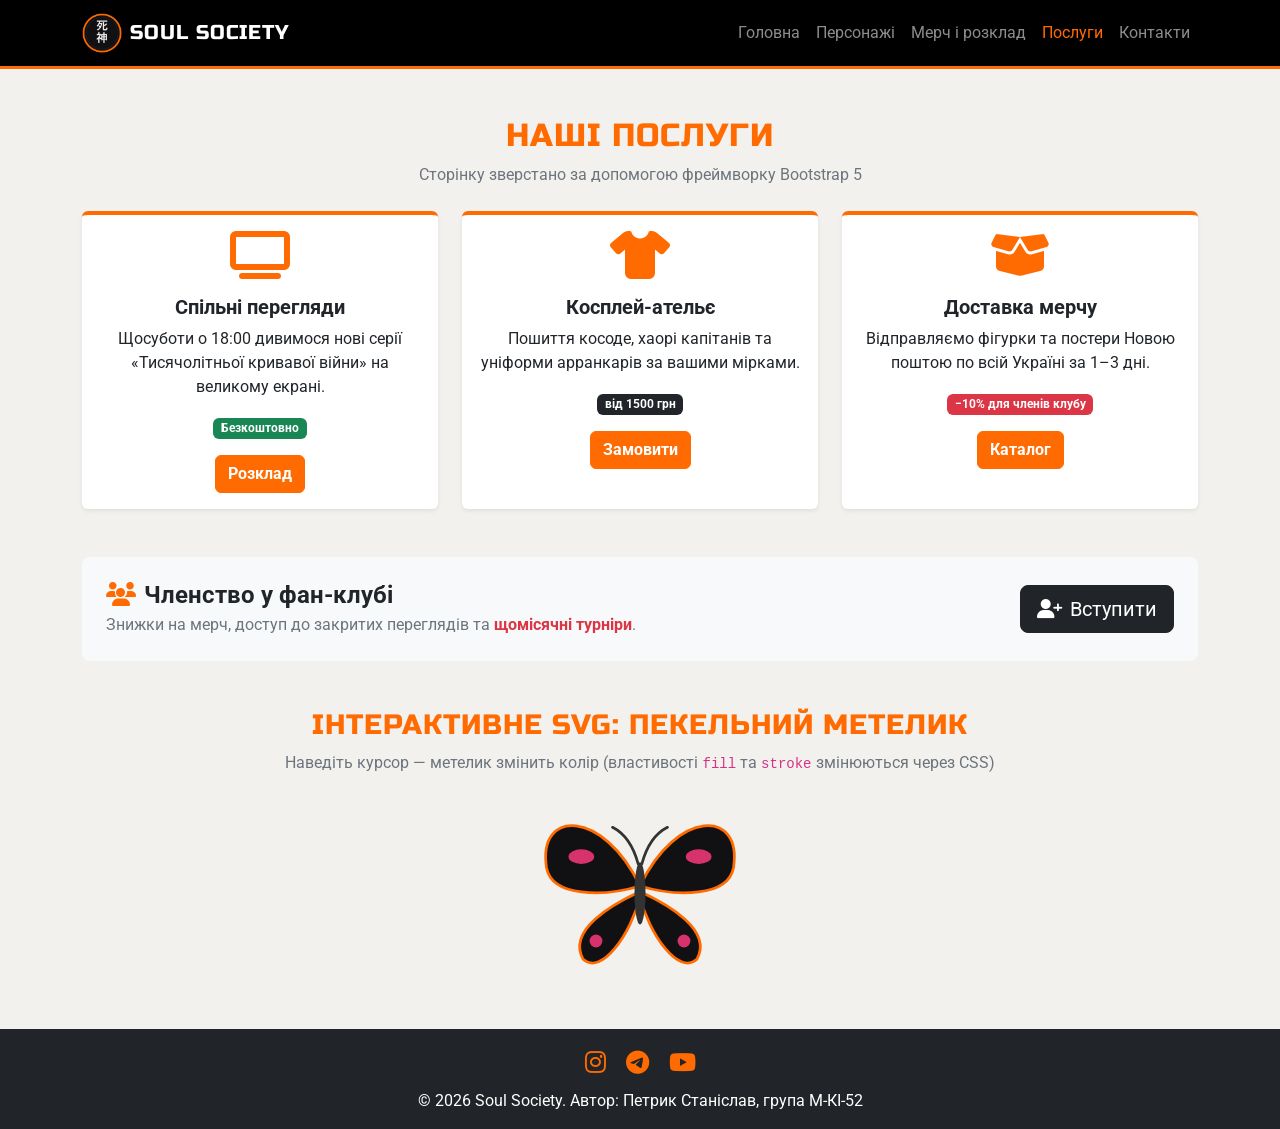
<file: services.html>
<!DOCTYPE html>
<html lang="uk">
<head>
    <meta charset="UTF-8">
    <meta name="viewport" content="width=device-width, initial-scale=1">
    <title>Послуги фан-клубу — Soul Society</title>
    <link rel="icon" href="img/favicon.png" type="image/png">
    <!-- Bootstrap 5 -->
    <link href="https://cdn.jsdelivr.net/npm/bootstrap@5.3.0/dist/css/bootstrap.min.css" rel="stylesheet">
    <!-- FontAwesome 6 -->
    <link rel="stylesheet" href="https://cdnjs.cloudflare.com/ajax/libs/font-awesome/6.4.0/css/all.min.css">
    <link href="https://fonts.googleapis.com/css2?family=Roboto:wght@400;700&family=Russo+One&display=swap" rel="stylesheet">
    <!-- Власні стилі для цієї сторінки (щоб не конфліктувати з Reboot CSS Bootstrap) -->
    <link rel="stylesheet" href="services.css">
</head>
<body class="d-flex flex-column min-vh-100">

    <!-- Навігація Bootstrap (navbar) -->
    <header>
        <nav class="navbar navbar-expand-md navbar-dark bg-black border-bottom border-3 border-warning">
            <div class="container">
                <a class="navbar-brand d-flex align-items-center gap-2 brand" href="index.html">
                    <img src="img/logo.png" alt="Логотип Soul Society" width="40" height="40">
                    SOUL SOCIETY
                </a>
                <button class="navbar-toggler" type="button" data-bs-toggle="collapse" data-bs-target="#mainNav"
                    aria-controls="mainNav" aria-expanded="false" aria-label="Меню">
                    <span class="navbar-toggler-icon"></span>
                </button>
                <div class="collapse navbar-collapse" id="mainNav">
                    <ul class="navbar-nav ms-auto">
                        <li class="nav-item"><a class="nav-link" href="index.html">Головна</a></li>
                        <li class="nav-item"><a class="nav-link" href="characters.html">Персонажі</a></li>
                        <li class="nav-item"><a class="nav-link" href="price.html">Мерч і розклад</a></li>
                        <li class="nav-item"><a class="nav-link active" href="services.html">Послуги</a></li>
                        <li class="nav-item"><a class="nav-link" href="contacts.html">Контакти</a></li>
                    </ul>
                </div>
            </div>
        </nav>
    </header>

    <main>
        <!-- Картки послуг: Grid Bootstrap (row + col) + Cards -->
        <div class="container mt-5">
            <h2 class="text-center mb-2 section-title">Наші послуги</h2>
            <p class="text-center text-secondary mb-4">Сторінку зверстано за допомогою фреймворку Bootstrap 5</p>

            <div class="row g-4">
                <div class="col-12 col-md-4">
                    <div class="card h-100 shadow-sm service-card">
                        <div class="card-body text-center">
                            <i class="fa-solid fa-tv fa-3x text-warning mb-3"></i>
                            <h5 class="card-title fw-bold">Спільні перегляди</h5>
                            <p class="card-text">Щосуботи о 18:00 дивимося нові серії «Тисячолітньої кривавої війни» на великому екрані.</p>
                            <span class="badge bg-success mb-3">Безкоштовно</span><br>
                            <a href="price.html" class="btn btn-warning">Розклад</a>
                        </div>
                    </div>
                </div>

                <div class="col-12 col-md-4">
                    <div class="card h-100 shadow-sm service-card">
                        <div class="card-body text-center">
                            <i class="fa-solid fa-shirt fa-3x text-warning mb-3"></i>
                            <h5 class="card-title fw-bold">Косплей-ательє</h5>
                            <p class="card-text">Пошиття косоде, хаорі капітанів та уніформи арранкарів за вашими мірками.</p>
                            <span class="badge bg-dark mb-3">від 1500 грн</span><br>
                            <a href="contacts.html" class="btn btn-warning">Замовити</a>
                        </div>
                    </div>
                </div>

                <div class="col-12 col-md-4">
                    <div class="card h-100 shadow-sm service-card">
                        <div class="card-body text-center">
                            <i class="fa-solid fa-box-open fa-3x text-warning mb-3"></i>
                            <h5 class="card-title fw-bold">Доставка мерчу</h5>
                            <p class="card-text">Відправляємо фігурки та постери Новою поштою по всій Україні за 1–3 дні.</p>
                            <span class="badge bg-danger mb-3">−10% для членів клубу</span><br>
                            <a href="index.html#merch" class="btn btn-warning">Каталог</a>
                        </div>
                    </div>
                </div>
            </div>
        </div>

        <!-- Utilities Bootstrap: відступи, кольори, flex -->
        <div class="container mt-5">
            <div class="p-4 bg-light rounded-3 d-flex flex-column flex-md-row align-items-center justify-content-between gap-3">
                <div>
                    <h4 class="fw-bold mb-1"><i class="fa-solid fa-users text-warning me-2"></i>Членство у фан-клубі</h4>
                    <p class="mb-0 text-secondary">Знижки на мерч, доступ до закритих переглядів та
                        <span class="text-danger fw-bold">щомісячні турніри</span>.</p>
                </div>
                <a href="contacts.html" class="btn btn-dark btn-lg"><i class="fa-solid fa-user-plus me-2"></i>Вступити</a>
            </div>
        </div>

        <!-- Інтерактивне SVG -->
        <div class="container text-center mt-5 mb-5">
            <h3 class="section-title">Інтерактивне SVG: пекельний метелик</h3>
            <p class="text-secondary">Наведіть курсор — метелик змінить колір (властивості <code>fill</code> та <code>stroke</code> змінюються через CSS)</p>

            <svg class="my-svg-icon" width="220" height="190" viewBox="0 0 120 100" role="img" aria-label="Пекельний метелик">
                <!-- Крила -->
                <path class="wing" d="M60 50 C40 8, 4 8, 9 40 C12 56, 40 56, 60 50 Z" />
                <path class="wing" d="M60 50 C80 8, 116 8, 111 40 C108 56, 80 56, 60 50 Z" />
                <path class="wing" d="M60 53 C45 60, 20 74, 29 90 C39 99, 55 76, 60 56 Z" />
                <path class="wing" d="M60 53 C75 60, 100 74, 91 90 C81 99, 65 76, 60 56 Z" />
                <!-- Візерунок на крилах -->
                <ellipse class="spot" cx="28" cy="34" rx="7" ry="4" />
                <ellipse class="spot" cx="92" cy="34" rx="7" ry="4" />
                <circle class="spot" cx="36" cy="80" r="3.5" />
                <circle class="spot" cx="84" cy="80" r="3.5" />
                <!-- Тіло та вусики -->
                <ellipse class="body" cx="60" cy="54" rx="3" ry="17" />
                <path class="antenna" d="M59 38 C56 27, 51 21, 45 18" />
                <path class="antenna" d="M61 38 C64 27, 69 21, 75 18" />
            </svg>
        </div>
    </main>

    <!-- Притиснутий футер (Sticky Footer): mt-auto -->
    <footer class="mt-auto bg-dark text-white p-3 text-center">
        <div class="mb-2">
            <a href="https://instagram.com" target="_blank" class="text-warning mx-2 fs-4" aria-label="Instagram"><i class="fa-brands fa-instagram"></i></a>
            <a href="https://t.me" target="_blank" class="text-warning mx-2 fs-4" aria-label="Telegram"><i class="fa-brands fa-telegram"></i></a>
            <a href="https://www.youtube.com/@vizmedia" target="_blank" class="text-warning mx-2 fs-4" aria-label="YouTube"><i class="fa-brands fa-youtube"></i></a>
        </div>
        &copy; 2026 Soul Society. Автор: Петрик Станіслав, група М-КІ-52
    </footer>

    <script src="https://cdn.jsdelivr.net/npm/bootstrap@5.3.0/dist/js/bootstrap.bundle.min.js"></script>
</body>
</html>
</file>
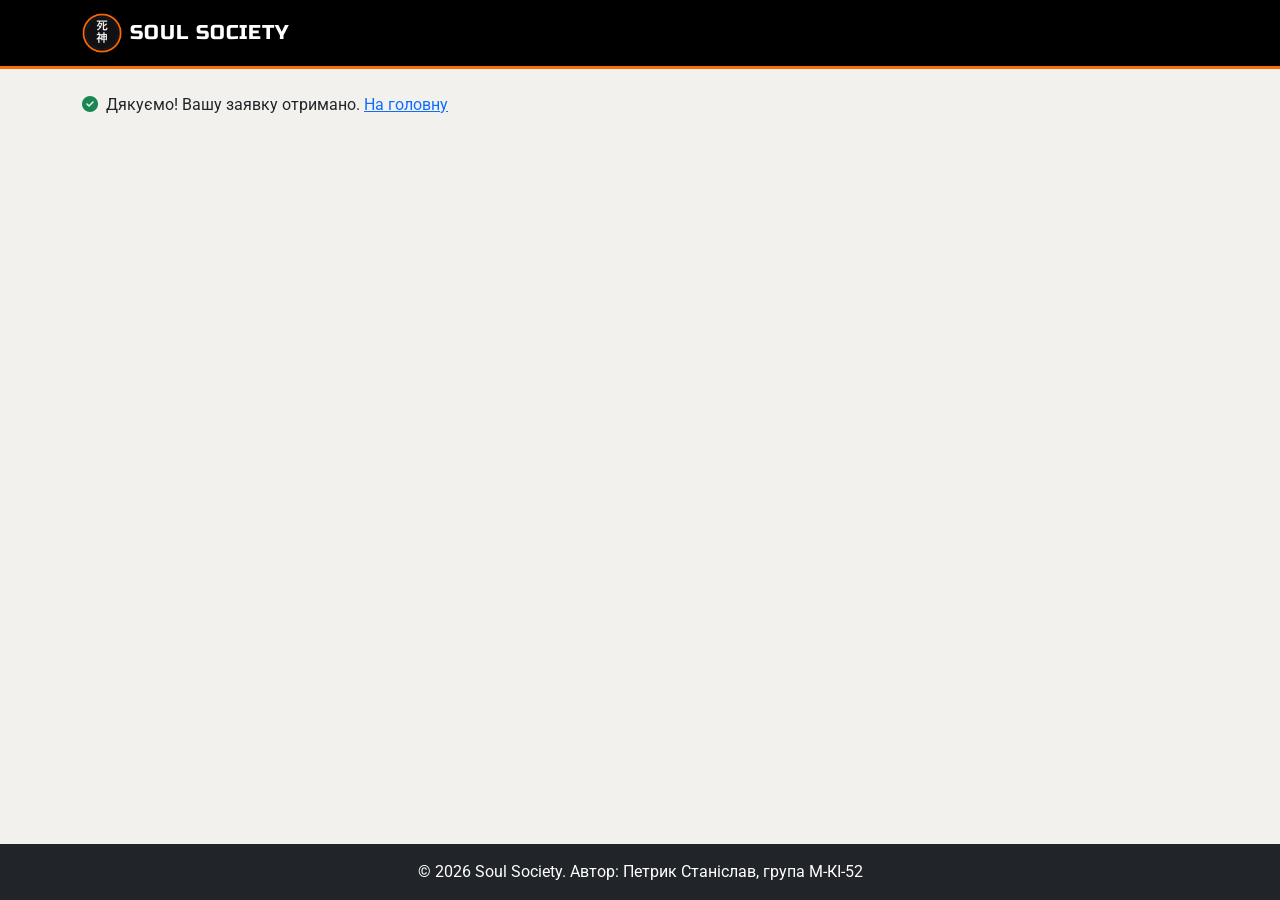
<file: thanks.html>
<!DOCTYPE html>
<html lang="uk">
<head>
    <meta charset="UTF-8">
    <meta name="viewport" content="width=device-width, initial-scale=1">
    <title>Дякуємо! — Soul Society</title>
    <link rel="icon" href="img/favicon.png" type="image/png">
    <link href="https://cdn.jsdelivr.net/npm/bootstrap@5.3.0/dist/css/bootstrap.min.css" rel="stylesheet">
    <link rel="stylesheet" href="https://cdnjs.cloudflare.com/ajax/libs/font-awesome/6.4.0/css/all.min.css">
    <link href="https://fonts.googleapis.com/css2?family=Roboto:wght@400;700&family=Russo+One&display=swap" rel="stylesheet">
    <link rel="stylesheet" href="services.css">
</head>
<!-- Sticky footer: body = flex-колонка на всю висоту вікна -->
<body class="d-flex flex-column min-vh-100">
    <header>
        <nav class="navbar navbar-dark bg-black border-bottom border-3 border-warning">
            <div class="container">
                <a class="navbar-brand d-flex align-items-center gap-2 brand" href="index.html">
                    <img src="img/logo.png" alt="Логотип Soul Society" width="40" height="40">
                    SOUL SOCIETY
                </a>
            </div>
        </nav>
    </header>

    <main class="container mt-4">
        <p><i class="fa-solid fa-circle-check text-success me-2"></i>Дякуємо! Вашу заявку отримано. <a href="index.html">На головну</a></p>
    </main>

    <!-- mt-auto відштовхує футер у самий низ -->
    <footer class="mt-auto bg-dark text-white p-3 text-center">
        &copy; 2026 Soul Society. Автор: Петрик Станіслав, група М-КІ-52
    </footer>
</body>
</html>
</file>
<file: style.css>
/* ==========================================================
   style.css — фан-сайт «Soul Society» (аніме Bleach)
   Автор: Петрик Станіслав, М-КІ-52
   ЛР11: верстка на Flexbox
   Дизайн-токени (взяті з прототипу ЛР1):
     --black   #111114   — фон шапки/підвалу (чорне косоде шінігамі)
     --orange  #ff6b00   — акцент (волосся Ічіґо)
     --red     #c1121f   — важливе / ціни
     --light   #f3f1ee   — фон сторінки
     Шрифти: Russo One (заголовки), Roboto (текст)
     Відступи: кратні 10px; радіус карток 8–10px
   ========================================================== */

:root {
    --black: #111114;
    --orange: #ff6b00;
    --red: #c1121f;
    --light: #f3f1ee;
    --text: #2b2b2b;
}

/* ---------- Reset ---------- */
* {
    box-sizing: border-box;
    margin: 0;
    padding: 0;
}

html, body {
    height: 100%;
}

body {
    font-family: 'Roboto', sans-serif;
    background-color: var(--light);
    color: var(--text);
    line-height: 1.6;
}

p, h1, h2, h3, ul, ol, dl, table {
    margin-bottom: 15px;
}

ul, ol {
    padding-left: 30px;
}

dd {
    margin-left: 30px;
}

hr {
    margin: 20px 0;
    border: none;
    border-top: 1px solid #ddd;
}

img {
    max-width: 100%;
}

h1, h2, h3, h4 {
    font-family: 'Russo One', sans-serif;
    color: var(--black);
    letter-spacing: 1px;
}

h2 {
    color: var(--orange);
    text-align: center;
    text-transform: uppercase;
}

p {
    font-size: 17px;
}

strong {
    color: var(--red);
}

a {
    color: var(--orange);
}

.center {
    text-align: center;
}

/* ---------- Sticky footer: wrapper на всю висоту ---------- */
.wrapper {
    display: flex;
    flex-direction: column;       /* Вертикальний флекс */
    min-height: 100vh;            /* Мінімум — висота екрана */
}

main {
    flex: 1;                      /* Main забирає вільний простір і штовхає футер униз */
}

/* ---------- Header: лого зліва, меню справа ---------- */
.main-header {
    display: flex;
    justify-content: space-between;  /* Лого зліва, меню справа */
    align-items: center;             /* Вертикальне центрування */
    padding: 12px 5%;
    background: var(--black);
    border-bottom: 3px solid var(--orange);
    box-shadow: 0 2px 5px rgba(0, 0, 0, 0.3);
    position: sticky;
    top: 0;
    z-index: 1000;
}

.logo {
    display: flex;
    align-items: center;
    gap: 12px;
    text-decoration: none;
}

.logo span {
    font-family: 'Russo One', sans-serif;
    font-size: 22px;
    color: #fff;
    letter-spacing: 2px;
    text-transform: uppercase;
}

.main-header ul {
    display: flex;                   /* Пункти меню в ряд */
    list-style: none;
    gap: 30px;                       /* Відступ між пунктами */
    margin: 0;
    padding: 0;
}

.main-nav a {
    color: #fff;
    text-decoration: none;
    font-weight: bold;
    font-size: 17px;
    padding-bottom: 4px;
    border-bottom: 2px solid transparent;
    transition: 0.3s;
}

.main-nav a:hover,
.main-nav a.active {
    color: var(--orange);
    border-bottom-color: var(--orange);
}

/* ---------- Hero-слайдер (Swiper) ---------- */
.hero {
    position: relative;
}

.heroSwiper {
    width: 100%;
    height: 75vh;                    /* Висота слайдера обов'язкова */
    min-height: 480px;
}

.heroSwiper .swiper-slide {
    display: flex;
    justify-content: center;
    align-items: center;
    text-align: center;
    padding: 40px 80px;
    background-size: cover;
    background-position: center;
}

/* Затемнення поверх фото, щоб текст читався */
.heroSwiper .swiper-slide::before {
    content: "";
    position: absolute;
    inset: 0;
    background: linear-gradient(rgba(17, 17, 20, 0.5), rgba(17, 17, 20, 0.85));
}

.slide-content {
    position: relative;              /* Над затемненням */
    max-width: 760px;
}

.hero h1,
.hero h2 {
    color: #fff;
    font-size: 54px;
    text-transform: uppercase;
    line-height: 1.15;
}

/* Кольори стрілок та крапок під палітру сайту */
.swiper-button-next,
.swiper-button-prev {
    color: var(--orange);
}

.swiper-pagination-bullet-active {
    background: var(--orange);
}

.heroSwiper .swiper-pagination-bullet {
    background: #fff;
    opacity: 0.6;
}

.heroSwiper .swiper-pagination-bullet-active {
    background: var(--orange);
    opacity: 1;
}

/* ---------- Grid-галерея (bento) ---------- */
.gallery {
    display: grid;
    grid-template-columns: repeat(4, 1fr);       /* 4 колонки рівної ширини */
    grid-auto-rows: minmax(200px, auto);         /* Висота рядка — мінімум 200px */
    gap: 15px;
}

.gallery-item {
    position: relative;
    background-color: #ddd;
    border-radius: 8px;
    overflow: hidden;                            /* Картинка не вилазить */
}

.gallery-item img {
    position: absolute;          /* Фото не впливає на висоту рядка сітки */
    inset: 0;
    width: 100%;
    height: 100%;
    object-fit: cover;
    display: block;
    transition: transform 0.5s;
}

/* Якорі не ховаються під липкою шапкою */
[id] {
    scroll-margin-top: 90px;
}

.gallery-item:hover img {
    transform: scale(1.08);
}

.gallery-caption {
    position: absolute;
    left: 0;
    bottom: 0;
    width: 100%;
    padding: 8px 14px;
    background: linear-gradient(transparent, rgba(0, 0, 0, 0.8));
    color: #fff;
    font-family: 'Russo One', sans-serif;
    font-size: 16px;
}

.item-1 {
    grid-column: span 2;    /* 2 колонки по ширині */
    grid-row: span 2;       /* 2 рядки по висоті — великий квадрат */
}

.item-2 {
    grid-column: span 2;    /* Широкий блок зверху справа */
}

.item-5 {
    grid-column: span 3;    /* Широка панорама знизу */
}

/* ---------- Слайдер відгуків ---------- */
.reviewsSwiper {
    width: 100%;
    padding-bottom: 45px;   /* Місце для пагінації */
}

.review {
    display: flex;
    flex-direction: column;
    align-items: center;
    text-align: center;
    height: auto;
    padding: 25px;
    background: var(--light);
    border-radius: 10px;
    border-bottom: 4px solid var(--orange);
}

.avatar {
    width: 90px;
    height: 90px;
    border-radius: 50%;
    object-fit: cover;
    object-position: top;
    border: 3px solid var(--orange);
    margin-bottom: 15px;
}

.review p {
    font-style: italic;
    font-size: 16px;
}

.review h4 {
    margin-top: auto;
    color: var(--orange);
}

.hero p {
    color: #e6e6e6;
    font-size: 20px;
}

.hero-kicker {
    color: var(--orange) !important;
    text-transform: uppercase;
    letter-spacing: 4px;
    font-weight: bold;
}

.hero-buttons {
    display: flex;
    justify-content: center;
    gap: 20px;
    margin-top: 25px;
}

.btn {
    display: inline-block;
    padding: 12px 32px;
    background: var(--orange);
    color: #fff;
    font-weight: bold;
    text-decoration: none;
    text-transform: uppercase;
    border: 2px solid var(--orange);
    border-radius: 6px;
    transition: 0.3s;
}

.btn:hover {
    background: transparent;
    color: var(--orange);
}

.btn-outline {
    background: transparent;
    color: #fff;
    border-color: #fff;
}

.btn-outline:hover {
    background: #fff;
    color: var(--black);
}

/* ---------- Контейнер ---------- */
.container {
    max-width: 1200px;
    width: 90%;
    margin: 0 auto;
    padding: 20px 0;
}

.page-title {
    text-align: center;
    padding: 30px 0 10px;
}

.page-title h1 {
    font-size: 40px;
    text-transform: uppercase;
}

/* ---------- Секції ---------- */
.about-section {
    background-color: #fff;
    padding: 30px;
    margin: 0 0 30px;
    border-radius: 10px;
    box-shadow: 0 0 10px rgba(0, 0, 0, 0.08);
}

/* ---------- Переваги: три картки в ряд ---------- */
.features {
    display: flex;                   /* Картки в ряд */
    justify-content: center;         /* Центруємо блок карток */
    gap: 30px;                       /* Відступи між картками */
    padding: 50px 0;
}

.feature-card {
    flex: 1;                         /* Рівна ширина */
    max-width: 340px;
    text-align: center;
    background: #fff;
    border: 1px solid #ddd;
    border-top: 4px solid var(--orange);
    padding: 25px 20px;
    border-radius: 10px;
}

.feature-icon {
    display: inline-flex;
    justify-content: center;
    align-items: center;
    width: 70px;
    height: 70px;
    margin-bottom: 15px;
    border-radius: 50%;
    background: var(--black);
    color: var(--orange);
    font-size: 34px;
    font-weight: bold;
}

/* ---------- Float ---------- */
.float-img {
    float: left;
    margin-right: 20px;
    margin-bottom: 10px;
    width: 220px;
    border-radius: 8px;
    border: 3px solid var(--orange);
}

.clearfix {
    clear: both;
}

/* ---------- Світи (два зображення в ряд) ---------- */
.worlds {
    display: flex;
    gap: 20px;
}

.worlds figure {
    flex: 1;
}

.worlds img {
    width: 100%;
    height: 260px;
    object-fit: cover;
    border-radius: 8px;
}

figcaption {
    text-align: center;
    font-size: 15px;
    color: #666;
}

/* ---------- Відео ---------- */
.video {
    display: flex;
    justify-content: center;
    margin-bottom: 15px;
}

/* ---------- Каталог: flex-wrap ---------- */
.catalog {
    display: flex;
    flex-wrap: wrap;                 /* Дозволяємо перенесення */
    gap: 20px;
    margin-bottom: 15px;
}

.product-item {
    width: calc(33.333% - 14px);     /* 3 картки в ряд з урахуванням gap */
    display: flex;
    flex-direction: column;
    align-items: center;
    position: relative;
    border: 1px solid #ddd;
    padding: 15px;
    text-align: center;
    background: #fff;
    border-radius: 8px;
    transition: 0.3s;
}

.product-item:hover {
    box-shadow: 0 6px 18px rgba(0, 0, 0, 0.15);
    transform: translateY(-4px);
}

.product-item img {
    width: 100%;
    height: 260px;
    object-fit: cover;
    object-position: top;
    border-radius: 4px;
    margin-bottom: 10px;
}

.product-item h3 {
    font-size: 18px;
    margin-bottom: 5px;
}

.product-item p {
    font-size: 15px;
    margin-bottom: 5px;
}

.product-item .price {
    font-size: 20px;
    font-weight: bold;
    color: var(--red);
    margin-top: auto;                /* Ціна й кнопка — завжди внизу картки */
}

.product-item s {
    color: #999;
    font-size: 15px;
    font-weight: normal;
}

.product-item button {
    padding: 10px 20px;
    margin-top: 10px;
    background-color: var(--orange);
    color: white;
    border: none;
    border-radius: 4px;
    font-weight: bold;
    cursor: pointer;
}

.product-item button:hover {
    background-color: var(--black);
}

.badge {
    position: absolute;
    top: 10px;
    right: 10px;
    background-color: #2b9348;
    color: white;
    padding: 5px 10px;
    border-radius: 4px;
    font-size: 12px;
    font-weight: bold;
    text-transform: uppercase;
    z-index: 10;
}

.badge-sale {
    background-color: #e63946;
}

.badge-hit {
    background-color: var(--orange);
}

/* ---------- Де нас знайти ---------- */
.find-us {
    display: flex;
    justify-content: center;
    align-items: center;
    gap: 50px;
}

.card {
    background-color: #fff3e6;
    border: 2px solid var(--orange);
    width: 300px;
    padding: 20px;
}

.card h3 {
    color: var(--orange);
}

/* ---------- Таблиці ---------- */
table {
    border-collapse: collapse;
}

th {
    background-color: var(--black);
    color: #fff;
}

caption {
    font-weight: bold;
    margin-bottom: 8px;
}

/* ---------- Форма ---------- */
form input[type="text"],
form input[type="email"],
form input[type="password"],
form input[type="tel"],
form select,
form textarea {
    width: 100%;
    max-width: 500px;
    padding: 10px;
    border: 1px solid #ccc;
    border-radius: 6px;
    font: inherit;
}

form button {
    padding: 10px 24px;
    border: none;
    border-radius: 6px;
    background: var(--orange);
    color: #fff;
    font-weight: bold;
    cursor: pointer;
}

form button[type="reset"] {
    background: #777;
}

/* ---------- Footer: три колонки ---------- */
.main-footer {
    background-color: var(--black);
    color: #cfcfcf;
    padding: 30px 5% 15px;
    border-top: 3px solid var(--orange);
}

.footer-cols {
    display: flex;
    justify-content: space-between;
    gap: 30px;
    flex-wrap: wrap;
}

.footer-col {
    flex: 1;
    min-width: 220px;
}

.footer-col h4 {
    color: #fff;
    margin-bottom: 10px;
}

.footer-col p {
    font-size: 15px;
}

.footer-col ul {
    list-style: none;
    padding: 0;
}

.main-footer a {
    color: var(--orange);
    text-decoration: none;
}

.main-footer a:hover {
    text-decoration: underline;
}

.copyright {
    text-align: center;
    font-size: 14px;
    border-top: 1px solid #333;
    padding-top: 15px;
    margin: 15px 0 0;
}

/* ---------- Кнопка «Вгору» ---------- */
.back-to-top {
    position: fixed;
    bottom: 30px;
    right: 30px;
    width: 50px;
    height: 50px;
    background-color: var(--black);
    color: #fff;
    text-align: center;
    line-height: 46px;
    border-radius: 50%;
    border: 2px solid var(--orange);
    text-decoration: none;
    font-size: 24px;
    opacity: 0.7;
    transition: 0.3s;
    z-index: 999;
}

.back-to-top:hover {
    opacity: 1;
    background-color: var(--orange);
}

/* ==========================================================
   ЛР13: анімації та мобільне меню
   ========================================================== */

/* ---------- «Scroll Down» (@keyframes) ---------- */
.scroll-down {
    position: absolute;
    left: 50%;
    bottom: 25px;
    z-index: 10;
    width: 46px;
    height: 46px;
    margin-left: -23px;
    display: flex;
    justify-content: center;
    align-items: center;
    border: 2px solid var(--orange);
    border-radius: 50%;
    color: #fff;
    font-size: 26px;
    text-decoration: none;
    /* Назва, час, тип руху, повторення */
    animation: bounce 2s infinite;
}

@keyframes bounce {
    0%, 20%, 50%, 80%, 100% {
        transform: translateY(0);        /* Початкова точка */
    }
    40% {
        transform: translateY(-14px);    /* Підстрибуємо вгору */
    }
    60% {
        transform: translateY(-7px);     /* Менший стрибок */
    }
}

.heroSwiper .swiper-pagination {
    bottom: 85px !important;             /* Крапки над стрілкою scroll-down */
}

/* ---------- Анімація тексту в слайдері (fade-in-up) ---------- */
.swiper-slide h1,
.swiper-slide h2,
.swiper-slide p,
.swiper-slide .hero-buttons {
    opacity: 0;
    transform: translateY(30px);         /* Зсунутий униз */
    transition: 0.7s;
}

/* Swiper сам додає клас .swiper-slide-active активному слайду */
.swiper-slide-active h1,
.swiper-slide-active h2,
.swiper-slide-active p,
.swiper-slide-active .hero-buttons {
    opacity: 1;
    transform: translateY(0);            /* Повертається на місце */
}

.swiper-slide-active .hero-kicker { transition-delay: 0.1s; }
.swiper-slide-active h1,
.swiper-slide-active h2 { transition-delay: 0.3s; }
.swiper-slide-active p { transition-delay: 0.6s; }
.swiper-slide-active .hero-buttons { transition-delay: 0.9s; }

/* Відгуки завжди видимі (слайдер показує по 3 картки) */
.reviewsSwiper .swiper-slide p,
.reviewsSwiper .swiper-slide h4 {
    opacity: 1;
    transform: none;
}

/* ---------- Кнопка «Гамбургер» ---------- */
.hamburger {
    display: none;                       /* На ПК ховаємо */
    border: none;
    background: none;
    cursor: pointer;
    padding: 5px;
    z-index: 1101;
}

.bar {
    display: block;
    width: 28px;
    height: 3px;
    margin: 5px auto;
    background-color: #fff;
    border-radius: 2px;
    transition: all 0.3s ease-in-out;    /* Плавність перетворення */
}

/* Перетворення на хрестик */
.hamburger.active .bar:nth-child(2) {
    opacity: 0;                          /* Середня лінія зникає */
}

.hamburger.active .bar:nth-child(1) {
    transform: translateY(8px) rotate(45deg);
    background-color: var(--orange);
}

.hamburger.active .bar:nth-child(3) {
    transform: translateY(-8px) rotate(-45deg);
    background-color: var(--orange);
}

/* Меню, що виїжджає зліва */
.mobile-menu {
    position: fixed;
    left: -100%;                         /* Сховане за лівим краєм */
    top: 0;
    width: 75%;
    max-width: 320px;
    height: 100vh;
    padding: 100px 30px 30px;
    display: flex;
    flex-direction: column;
    gap: 25px;
    background: var(--black);
    border-right: 3px solid var(--orange);
    box-shadow: 5px 0 25px rgba(0, 0, 0, 0.5);
    transition: left 0.4s ease;
    z-index: 1100;
}

.mobile-menu.active {
    left: 0;                             /* Виїжджає на екран */
}

.mobile-menu a {
    color: #fff;
    text-decoration: none;
    font-family: 'Russo One', sans-serif;
    font-size: 22px;
    text-transform: uppercase;
}

.mobile-menu a.active,
.mobile-menu a:hover {
    color: var(--orange);
}

/* ---------- Адаптивність ---------- */
@media (max-width: 992px) {
    .product-item {
        width: calc(50% - 10px);         /* 2 картки в ряд */
    }

    .gallery {
        grid-template-columns: repeat(2, 1fr);
    }

    .item-5 {
        grid-column: span 2;
    }
}

@media (max-width: 768px) {
    .hamburger {
        display: block;                  /* Показуємо гамбургер */
    }

    .main-nav {
        display: none;                   /* Ховаємо звичайне меню */
    }

    .hero h1,
    .hero h2 {
        font-size: 32px;
    }

    .hero p {
        font-size: 16px;
    }

    .heroSwiper .swiper-slide {
        padding: 30px 40px;
    }

    .features,
    .find-us,
    .worlds {
        flex-direction: column;
        align-items: center;
    }

    .feature-card {
        max-width: 100%;
        width: 100%;
    }

    .product-item {
        width: 100%;
    }

    .float-img {
        float: none;
        display: block;
        margin: 0 auto 15px;
    }

    .video iframe {
        width: 100%;
        height: 220px;
    }

    .page-title h1 {
        font-size: 28px;
    }

    .about-section {
        padding: 20px 15px;
    }

    table {
        font-size: 14px;
    }
}

/* ==========================================================
   ЛР15: таби та модальне вікно
   ========================================================== */

/* ---------- Таби ---------- */
.tabs-header {
    display: flex;
    justify-content: center;
    flex-wrap: wrap;
    gap: 10px;
    margin-bottom: 25px;
    border-bottom: 2px solid #eee;
}

.tab-btn {
    padding: 12px 24px;
    border: none;
    background: none;
    font: inherit;
    font-size: 17px;
    font-weight: bold;
    color: #777;
    cursor: pointer;
    border-bottom: 3px solid transparent;
    margin-bottom: -2px;
    transition: 0.3s;
}

.tab-btn:hover {
    color: var(--orange);
}

/* Стиль активної кнопки */
.tab-btn.active {
    color: var(--black);
    border-bottom-color: var(--orange);
}

/* Ховаємо весь контент */
.tab-content {
    display: none;
    animation: fadeIn 0.5s;
}

/* Показуємо тільки активний */
.tab-content.active {
    display: block;
}

@keyframes fadeIn {
    from { opacity: 0; transform: translateY(10px); }
    to   { opacity: 1; transform: translateY(0); }
}

.specs {
    width: 100%;
    max-width: 700px;
    margin: 0 auto;
}

.specs th,
.specs td {
    padding: 10px 15px;
    border-bottom: 1px solid #eee;
    text-align: left;
}

.specs th {
    width: 40%;
    background: var(--light);
    color: var(--black);
}

/* Словник термінів (сторінка «Персонажі») */
dt {
    font-weight: bold;
    color: var(--orange);
    margin-top: 10px;
}

.facts-list li {
    font-size: 17px;
    margin-bottom: 10px;
}

/* ---------- Кнопка виклику модального вікна ---------- */
.btn-header {
    margin-left: 25px;
    padding: 9px 18px;
    border: 2px solid var(--orange);
    border-radius: 6px;
    background: var(--orange);
    color: #fff;
    font: inherit;
    font-weight: bold;
    cursor: pointer;
    transition: 0.3s;
}

.btn-header:hover {
    background: transparent;
    color: var(--orange);
}

.main-nav {
    margin-left: auto;          /* Меню праворуч, перед кнопкою */
}

/* ---------- Модальне вікно ---------- */
.modal-overlay {
    position: fixed;            /* Поверх екрана */
    top: 0;
    left: 0;
    width: 100%;
    height: 100%;
    background: rgba(0, 0, 0, 0.7);   /* Напівпрозорий фон */
    display: none;              /* Сховано за замовчуванням */
    justify-content: center;
    align-items: center;
    z-index: 9999;              /* Поверх усього сайту */
    padding: 20px;
}

.modal-overlay.open {
    display: flex;              /* Показуємо при додаванні класу open */
}

.modal-window {
    position: relative;
    width: 100%;
    max-width: 420px;
    padding: 35px 30px 30px;
    background: #fff;
    border-radius: 12px;
    border-top: 5px solid var(--orange);
    box-shadow: 0 20px 60px rgba(0, 0, 0, 0.5);
    animation: modalIn 0.35s ease;
}

@keyframes modalIn {
    from { opacity: 0; transform: scale(0.85); }
    to   { opacity: 1; transform: scale(1); }
}

.modal-window h2 {
    margin-bottom: 10px;
}

.modal-window p {
    font-size: 15px;
    text-align: center;
    color: #555;
}

.modal-window form {
    display: flex;
    flex-direction: column;
    gap: 12px;
}

.modal-window input,
.modal-window select {
    max-width: none !important;
}

.modal-window button[type="submit"] {
    padding: 12px;
    font-size: 16px;
}

.close-modal {
    position: absolute;
    top: 8px;
    right: 15px;
    font-size: 30px;
    line-height: 1;
    color: #999;
    cursor: pointer;
    transition: 0.3s;
}

.close-modal:hover {
    color: var(--orange);
    transform: rotate(90deg);
}

@media (max-width: 768px) {
    .btn-header {
        margin-left: auto;
        margin-right: 12px;
        padding: 7px 12px;
        font-size: 14px;
    }

    .logo span {
        font-size: 16px;
    }
}

@media (max-width: 420px) {
    .logo span {
        display: none;
    }
}
</file>
<file: services.css>
/* ==========================================================
   services.css — доповнення до Bootstrap для services.html / thanks.html
   ЛР14: Петрик Станіслав, М-КІ-52
   ========================================================== */

body {
    font-family: 'Roboto', sans-serif;
    background-color: #f3f1ee;
}

.brand,
.section-title {
    font-family: 'Russo One', sans-serif;
    letter-spacing: 1px;
}

.section-title {
    color: #ff6b00;
    text-transform: uppercase;
}

.border-warning {
    border-color: #ff6b00 !important;
}

.text-warning {
    color: #ff6b00 !important;
}

.btn-warning {
    background-color: #ff6b00;
    border-color: #ff6b00;
    color: #fff;
    font-weight: bold;
}

.btn-warning:hover {
    background-color: #111114;
    border-color: #111114;
    color: #fff;
}

.navbar .nav-link.active,
.navbar .nav-link:hover {
    color: #ff6b00 !important;
}

.service-card {
    border: none;
    border-top: 4px solid #ff6b00;
    transition: transform 0.3s, box-shadow 0.3s;
}

.service-card:hover {
    transform: translateY(-6px);
    box-shadow: 0 10px 25px rgba(0, 0, 0, 0.15) !important;
}

/* ---------- Інтерактивне SVG ---------- */
.my-svg-icon {
    transition: 0.3s;
    cursor: pointer;
}

.my-svg-icon .wing {
    fill: #111114;               /* Чорні крила пекельного метелика */
    stroke: #ff6b00;
    stroke-width: 1.5;
    transition: 0.4s;
}

.my-svg-icon .spot {
    fill: #d6336c;               /* Рожево-червоний візерунок */
    transition: 0.4s;
}

.my-svg-icon .body {
    fill: #333;
}

.my-svg-icon .antenna {
    fill: none;
    stroke: #333;
    stroke-width: 1.5;
    stroke-linecap: round;
}

/* Стан при наведенні: змінюємо fill / stroke через CSS */
.my-svg-icon:hover .wing {
    fill: #ff6b00;
    stroke: #c1121f;
}

.my-svg-icon:hover .spot {
    fill: #fff;
}

.my-svg-icon:hover {
    transform: scale(1.1);
    transform-origin: center;
}
</file>
